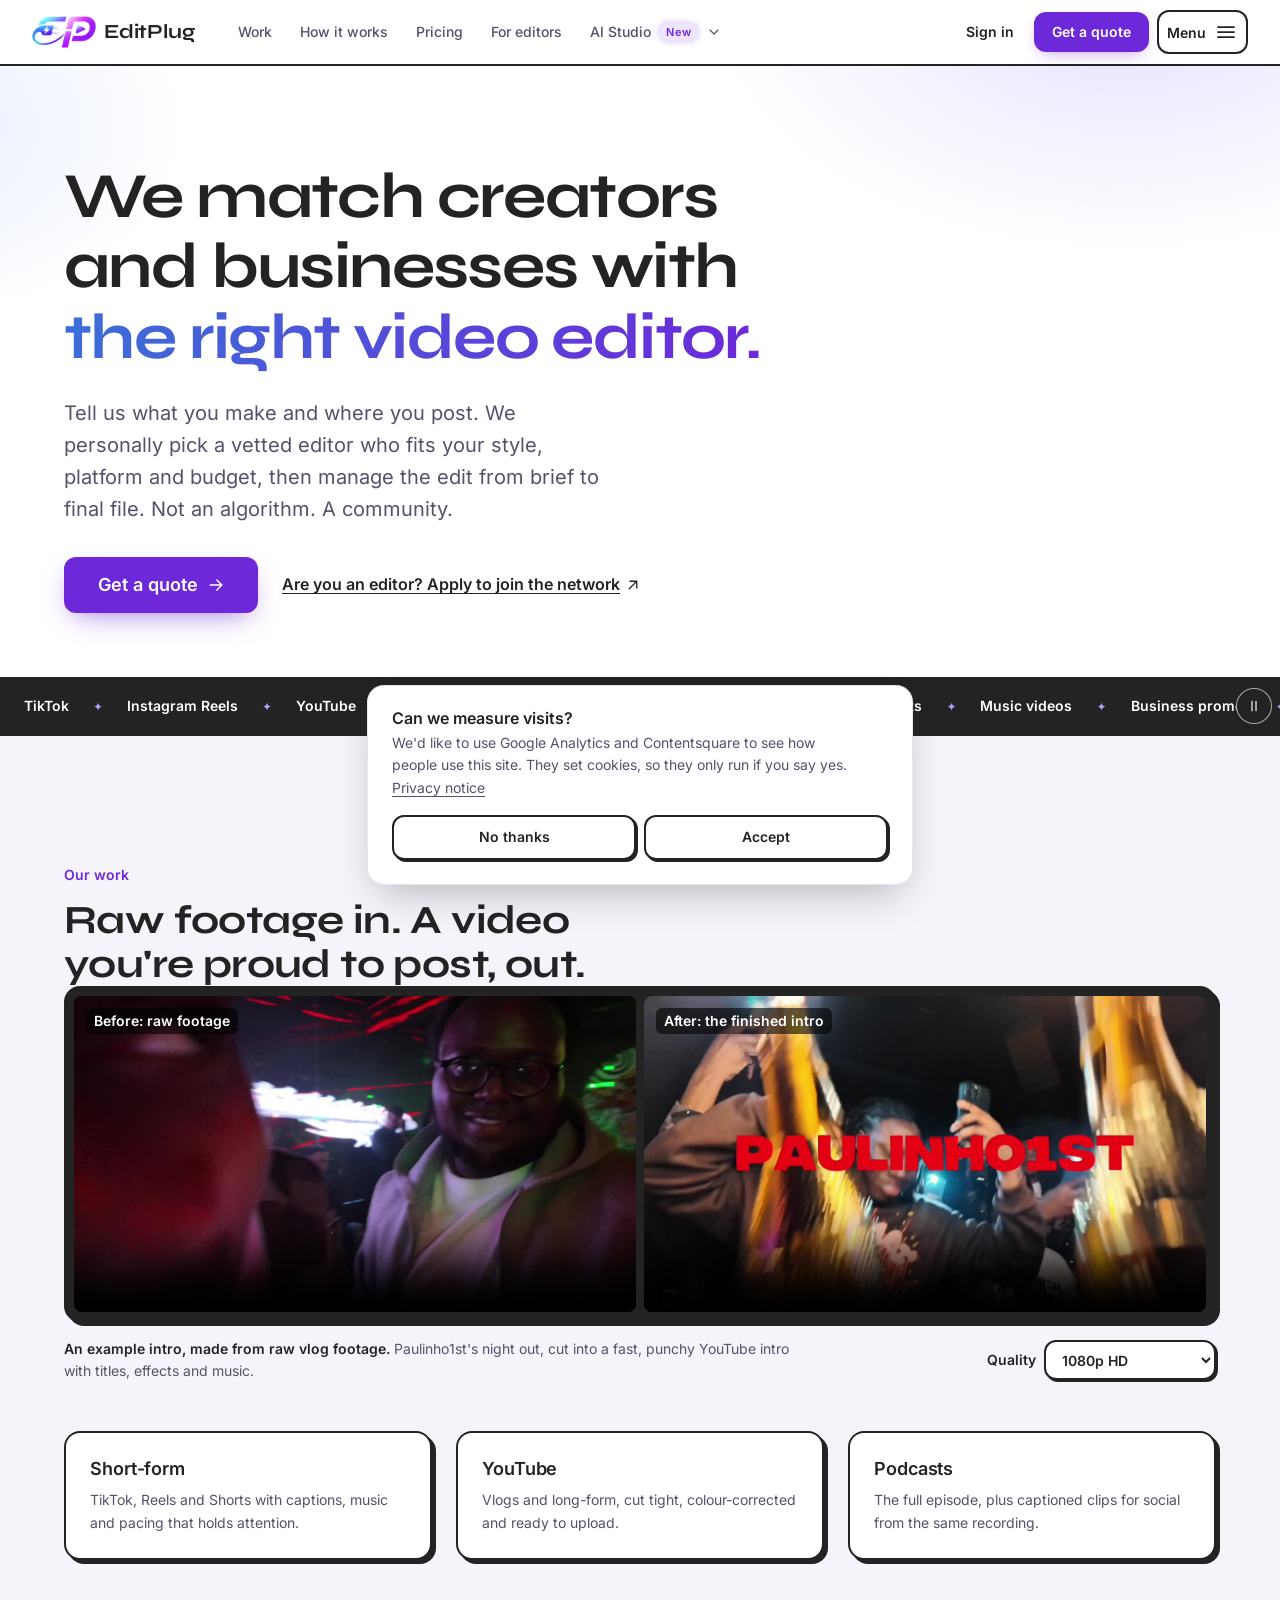
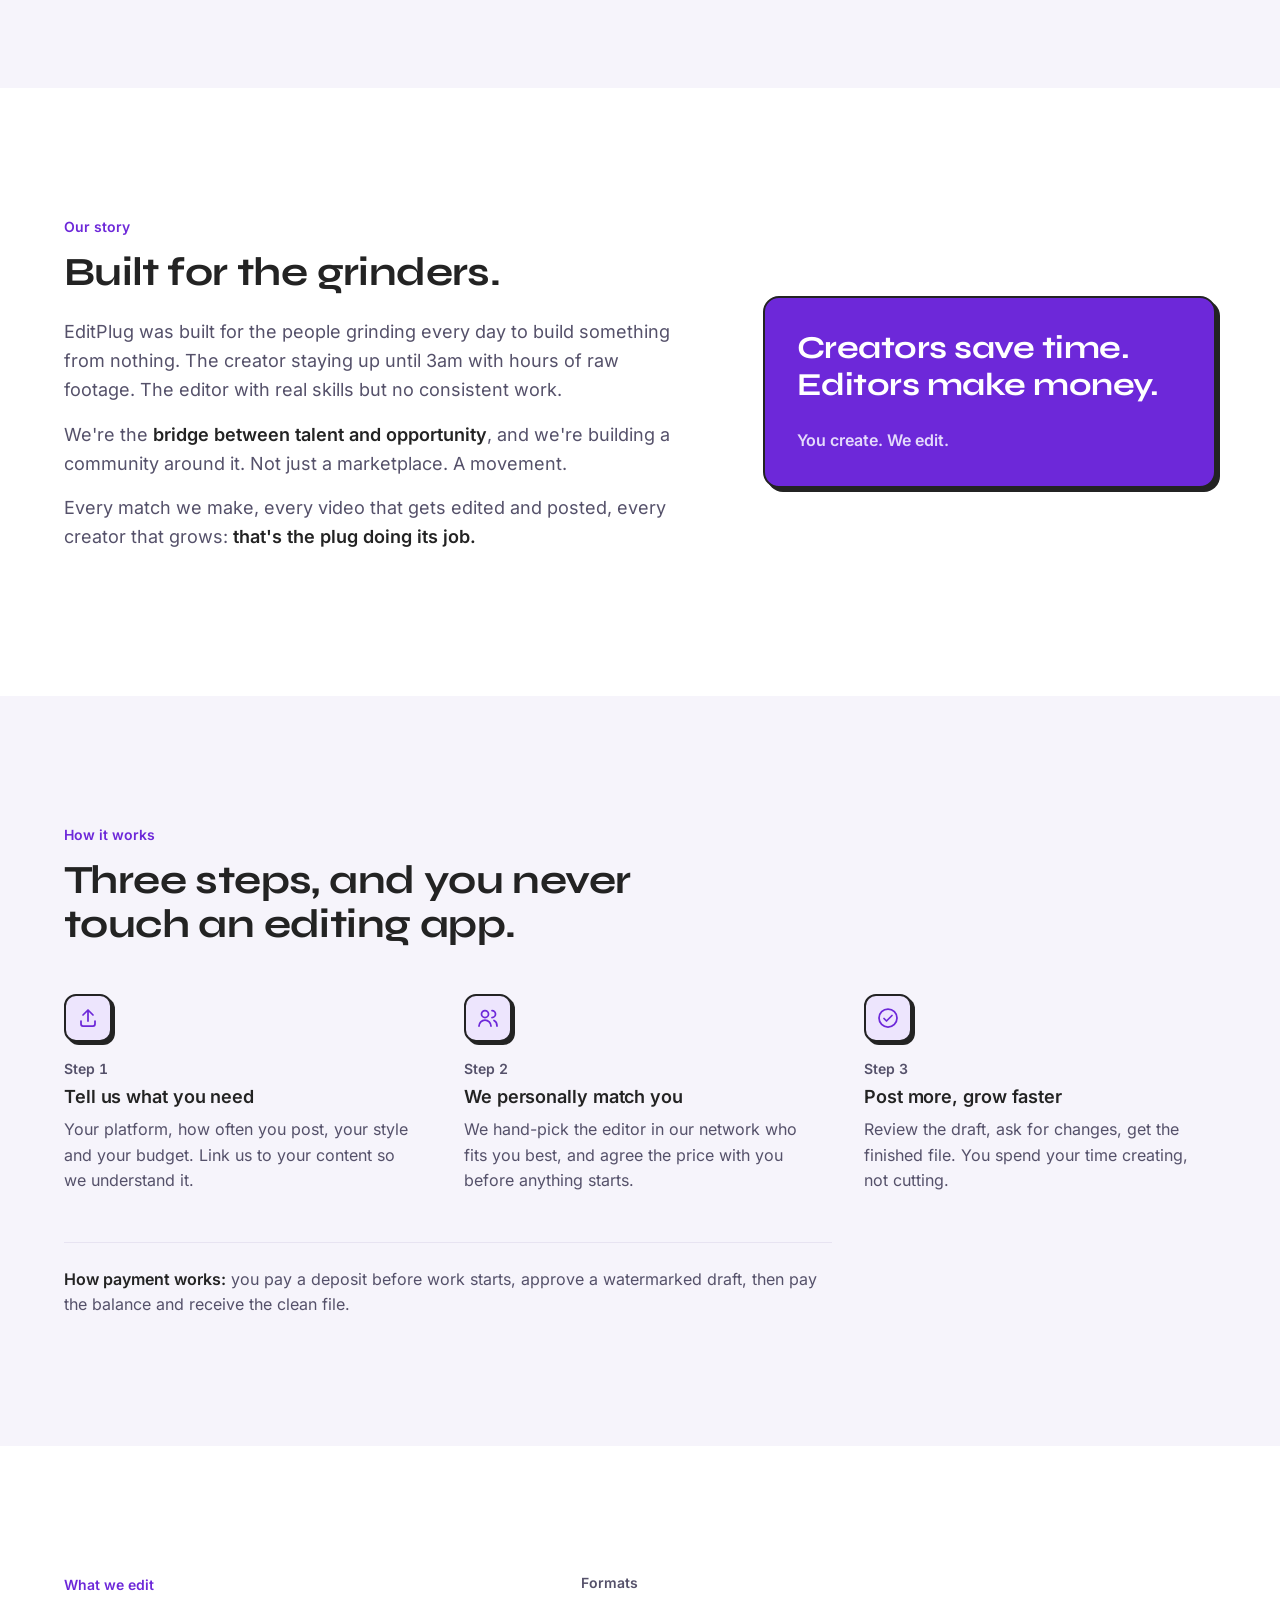
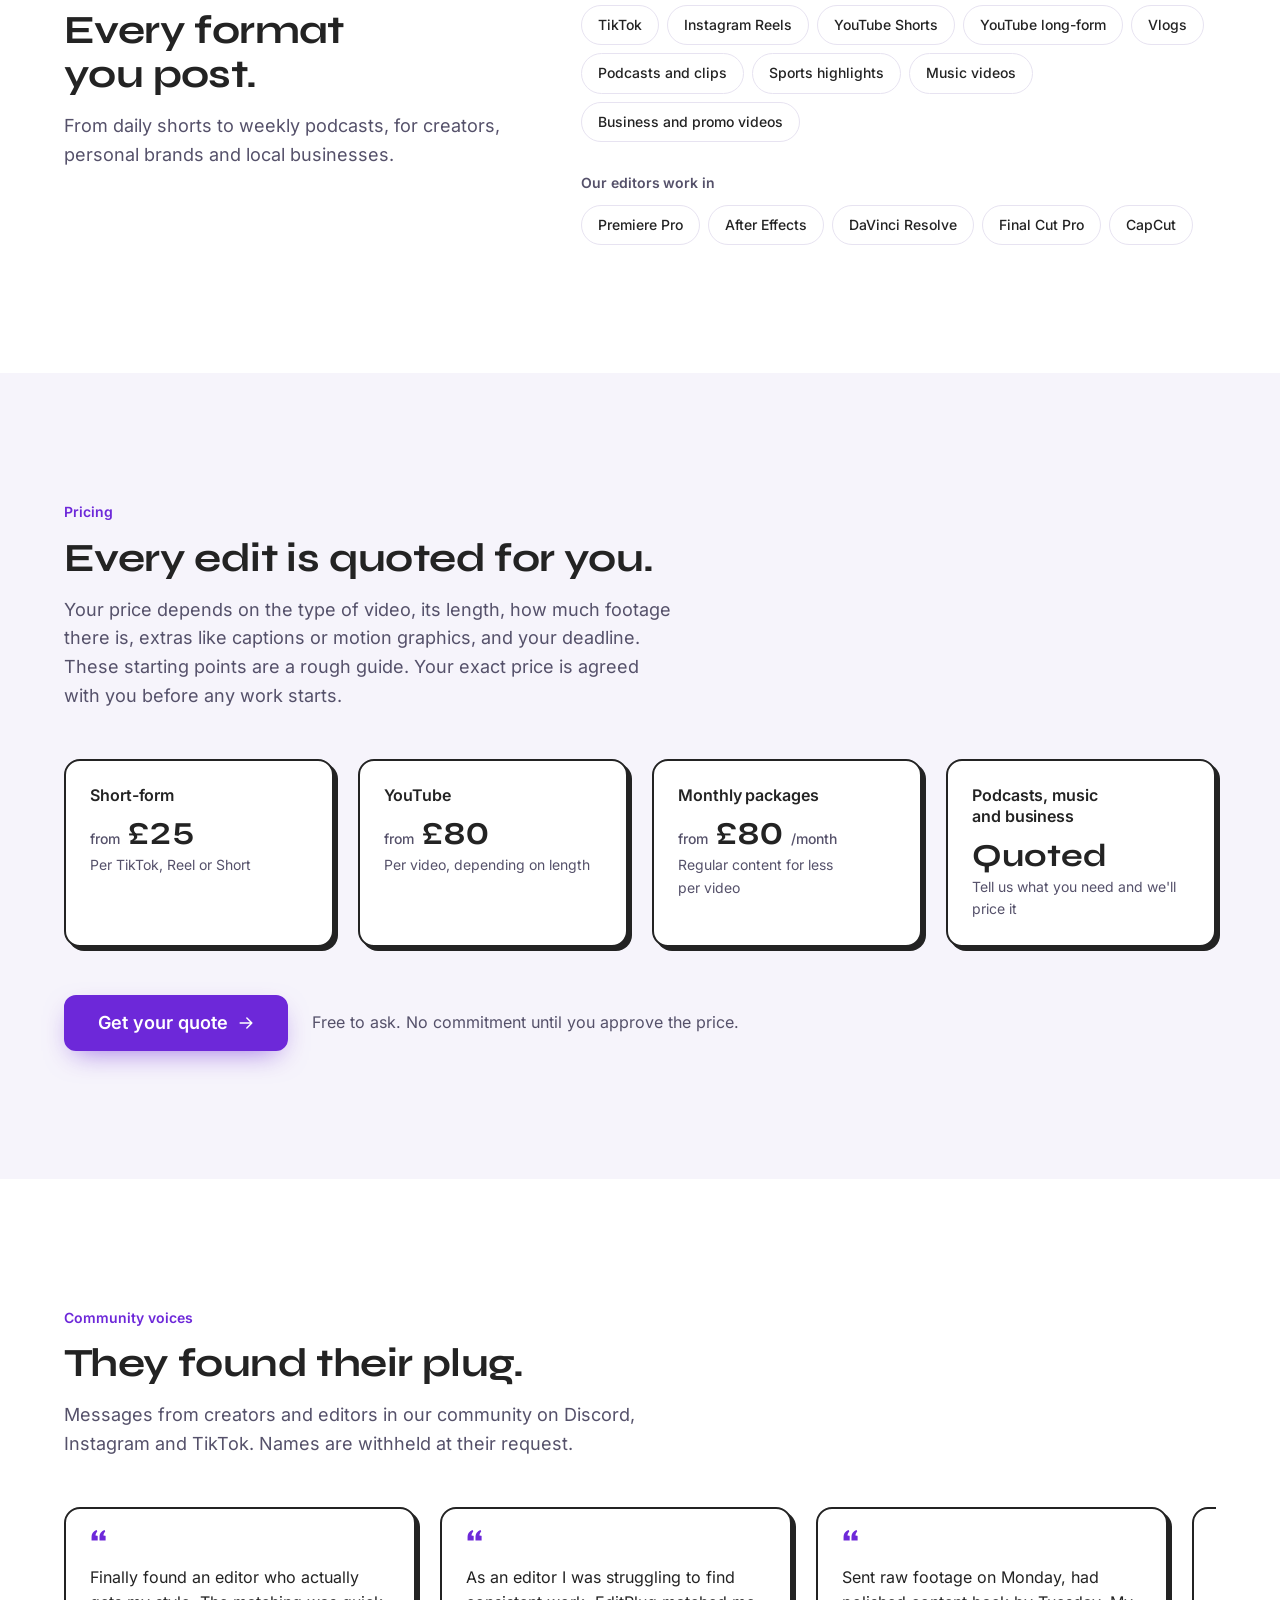
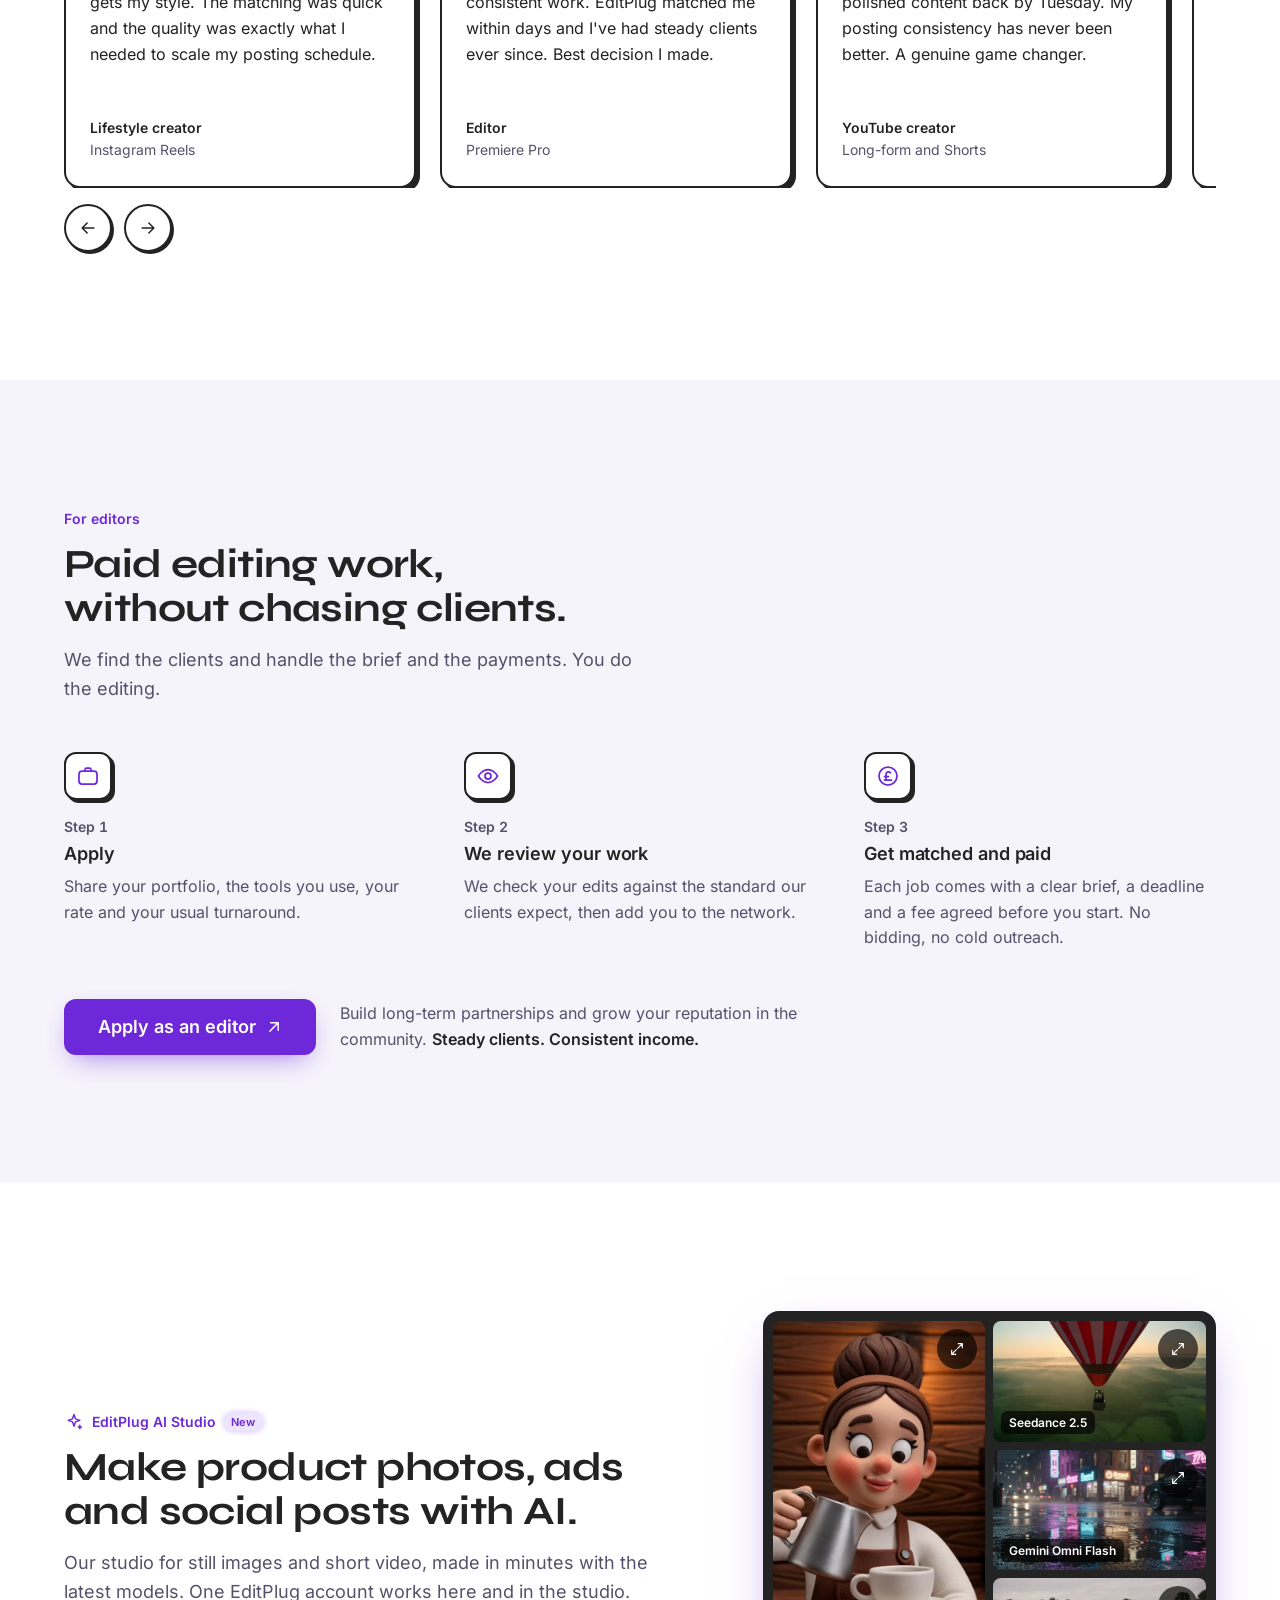
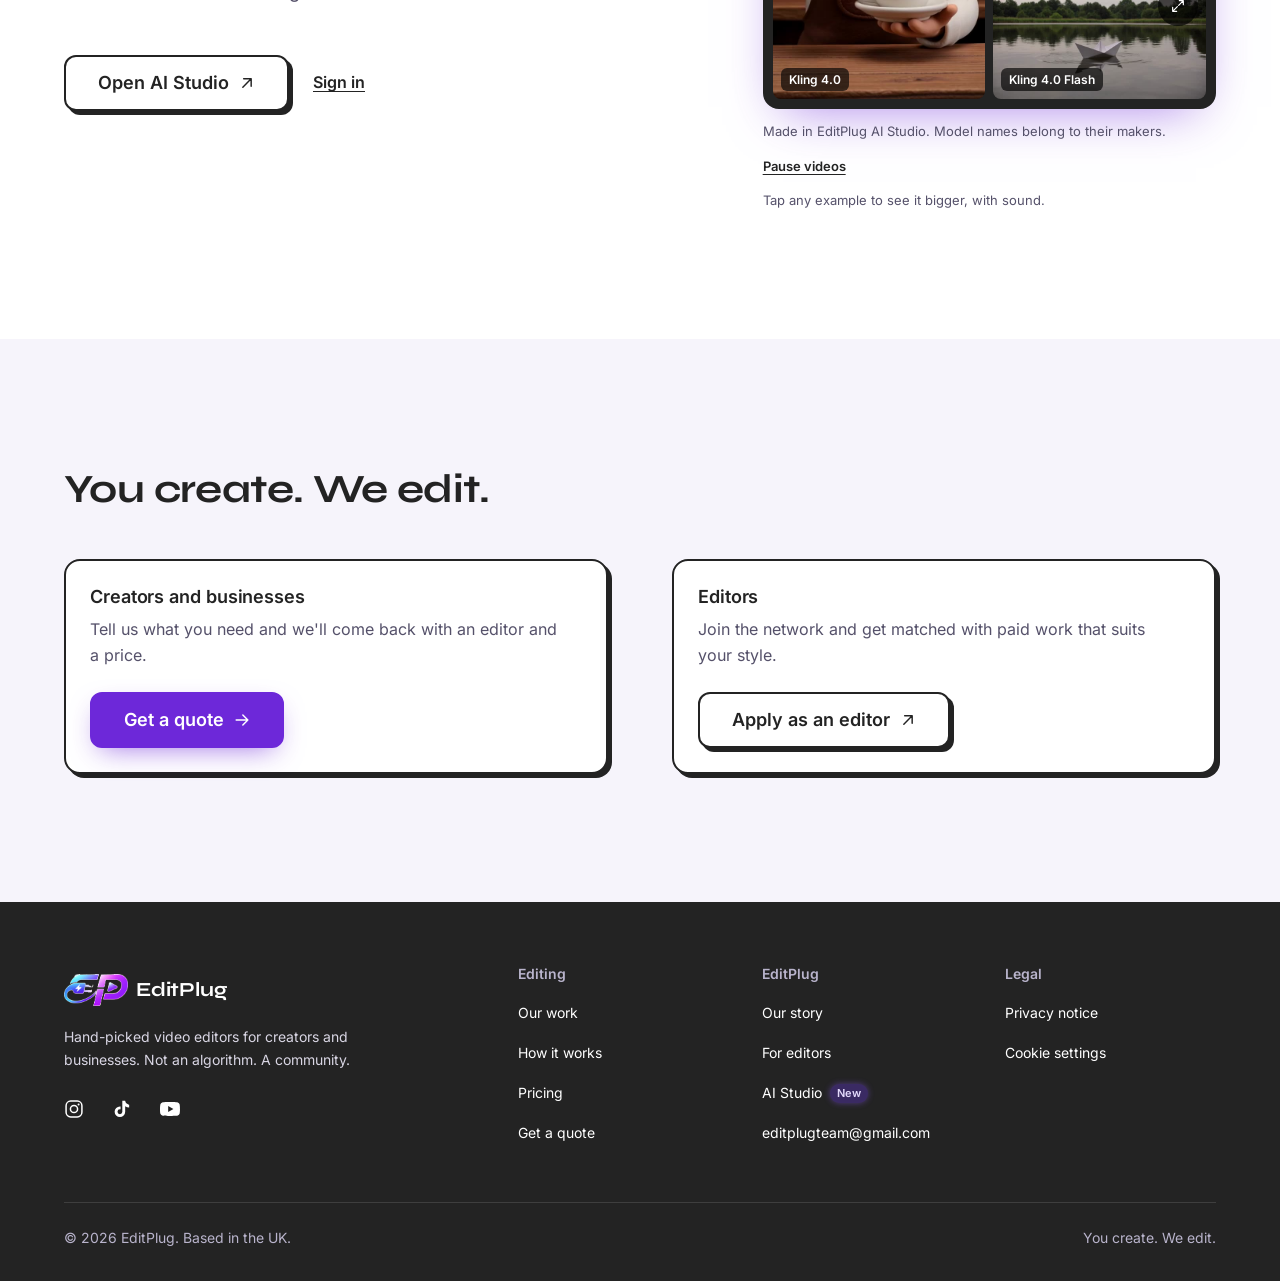
<file: index.html>
<!doctype html>
<html lang="en-GB">
<head>
<meta charset="utf-8">
<meta name="viewport" content="width=device-width, initial-scale=1">
<meta http-equiv="Content-Security-Policy" content="default-src 'self'; script-src 'self' https://www.googletagmanager.com https://*.contentsquare.net https://*.hotjar.com; connect-src 'self' https://aistudio.editplug.com https://*.google-analytics.com https://*.analytics.google.com https://*.googletagmanager.com https://*.doubleclick.net https://*.contentsquare.net https://*.contentsquare.com https://*.hotjar.com https://*.hotjar.io wss://*.hotjar.com; img-src 'self' data: https://*.google-analytics.com https://*.googletagmanager.com https://*.google.com https://*.doubleclick.net https://*.contentsquare.net https://*.contentsquare.com https://*.hotjar.com; media-src 'self'; style-src 'self' 'unsafe-inline'; font-src 'self'; worker-src 'self' blob:; frame-src 'none'; object-src 'none'; base-uri 'self'; form-action 'none'; upgrade-insecure-requests">
<meta name="referrer" content="strict-origin-when-cross-origin">
<title>EditPlug: hand-picked video editors for creators and businesses</title>
<meta name="description" content="Tell us what you make. EditPlug personally matches you with a vetted video editor who fits your style, platform and budget, and manages the edit from brief to final file.">
<link rel="canonical" href="https://editplug.com/">
<meta name="theme-color" content="#ffffff">
<meta property="og:type" content="website">
<meta property="og:site_name" content="EditPlug">
<meta property="og:url" content="https://editplug.com/">
<meta property="og:title" content="EditPlug: hand-picked video editors for creators and businesses">
<meta property="og:description" content="We personally match you with a vetted editor who fits your style, platform and budget. Not an algorithm. A community.">
<meta property="og:image" content="https://editplug.com/assets/img/og.jpg">
<meta property="og:image:width" content="1200">
<meta property="og:image:height" content="630">
<meta name="twitter:card" content="summary_large_image">
<link rel="icon" href="/favicon.ico" sizes="48x48">
<link rel="icon" href="/assets/img/icon-192.png" type="image/png" sizes="192x192">
<link rel="apple-touch-icon" href="/assets/img/apple-touch-icon.png">
<link rel="manifest" href="/site.webmanifest">
<link rel="preload" href="/assets/fonts/inter-latin.woff2" as="font" type="font/woff2" crossorigin>
<link rel="preload" href="/assets/fonts/syne-700-latin.woff2" as="font" type="font/woff2" crossorigin>
<link rel="stylesheet" href="/assets/site.css?v=2">
<script src="/assets/site.js?v=2" defer></script>
</head>
<body>
<a class="skip" href="#main">Skip to content</a>

<header class="header">
  <div class="wrap header-in">
    <a class="brand" href="/" aria-label="EditPlug home">
      <img src="/assets/img/logo.png" width="64" height="32" alt="">
      <span>EditPlug</span>
    </a>
    <nav class="nav" aria-label="Main">
      <ul role="list">
        <li><a href="#work">Work</a></li>
        <li><a href="#how">How it works</a></li>
        <li><a href="#pricing">Pricing</a></li>
        <li><a href="#editors">For editors</a></li>
        <li class="dd">
          <button type="button" class="dd-btn" aria-expanded="false" aria-controls="dd-studio">AI Studio <span class="tag-new">New</span><svg class="icon icon--xs" aria-hidden="true"><use href="/assets/icons.svg#chevron-down"/></svg></button>
          <div class="dd-panel" id="dd-studio" hidden>
            <a href="https://aistudio.editplug.com/?utm_source=editplug.com&amp;utm_medium=website&amp;utm_content=nav" data-where="nav">
              <strong>Open AI Studio</strong><span>Product photos, ads and social posts made with AI</span>
            </a>
            <a href="/account/" data-where="nav-signin">
              <strong>Sign in</strong><span>One EditPlug account for AI Studio and your editing projects</span>
            </a>
            <a href="https://aistudio.editplug.com/pricing?utm_source=editplug.com&amp;utm_medium=website&amp;utm_content=nav-pricing" data-where="nav-pricing">
              <strong>AI Studio pricing</strong><span>Plans and credit packs</span>
            </a>
          </div>
        </li>
      </ul>
    </nav>
    <div class="header-cta">
      <a class="account-link" href="/account/" data-account data-where="header-signin">Sign in</a>
      <a class="account-link account-signout" href="https://aistudio.editplug.com/sign-out" data-account-in hidden data-where="header-signout">Sign out</a>
      <a class="btn btn--sm" href="https://tally.so/r/3qzQBg" data-quote target="_blank" rel="noopener" data-where="header"><span class="btn-label">Get a quote</span><span class="sr-only"> (opens in a new tab)</span></a>
      <button class="menu-btn" id="menu-btn" type="button" aria-expanded="false" aria-controls="mobile-menu" aria-label="Open menu">
        <span class="menu-label" aria-hidden="true">Menu</span>
        <svg class="icon i-open" aria-hidden="true"><use href="/assets/icons.svg#menu"/></svg>
        <svg class="icon i-close" aria-hidden="true"><use href="/assets/icons.svg#close"/></svg>
      </button>
    </div>
  </div>
  <nav class="wrap mobile-menu" id="mobile-menu" aria-label="Site menu" hidden>
    <div class="menu-quick">
      <a class="btn" href="https://aistudio.editplug.com/?utm_source=editplug.com&amp;utm_medium=website&amp;utm_content=menu-quick-studio" data-where="menu-quick-studio">Open AI Studio</a>
      <a class="btn btn--ghost" href="/account/" data-account data-where="menu-quick-signin">Sign in</a>
    </div>
    <div class="menu-col menu-col--page">
      <p class="mobile-group">On this page</p>
      <a href="#work">Our work</a>
      <a href="#story">Our story</a>
      <a href="#how">How it works</a>
      <a href="#pricing">Pricing</a>
      <a href="#reviews">Community voices</a>
      <a href="#editors">For editors</a>
      <a href="#ai-studio">AI Studio examples</a>
    </div>
    <div class="menu-col">
      <p class="mobile-group">Your EditPlug account</p>
      <a class="dup-phone" href="/account/" data-account data-where="menu-signin">Sign in</a>
      <a href="https://aistudio.editplug.com/sign-up?next=/account&amp;utm_source=editplug.com&amp;utm_medium=website&amp;utm_content=menu-signup" data-account-out data-where="menu-signup">Create a free account</a>
      <a href="https://tally.so/r/3qzQBg" data-quote target="_blank" rel="noopener" data-where="menu">Get a quote<span class="sr-only"> (opens in a new tab)</span></a>
      <a href="https://aistudio.editplug.com/sign-out" data-account-in hidden data-where="menu-signout">Sign out</a>
      <p class="menu-note">One account for your editing projects and AI Studio.</p>
    </div>
    <div class="menu-col">
      <p class="mobile-group">AI Studio <span class="tag-new">New</span></p>
      <a class="dup-phone" href="https://aistudio.editplug.com/?utm_source=editplug.com&amp;utm_medium=website&amp;utm_content=menu-studio" data-where="menu-studio">Open AI Studio</a>
      <a href="https://aistudio.editplug.com/pricing?utm_source=editplug.com&amp;utm_medium=website&amp;utm_content=menu-studio-pricing" data-where="menu-studio-pricing">AI Studio pricing</a>
      <a href="https://tally.so/r/wLOxXp" target="_blank" rel="noopener" data-where="menu">Apply as an editor<span class="sr-only"> (opens in a new tab)</span></a>
    </div>
  </nav>
</header>

<main id="main">

  <!-- Hero: who, what, result. -->
  <section class="hero" aria-labelledby="hero-title">
    <div class="wrap">
      <h1 id="hero-title">We match creators and businesses with <span class="grad">the right video editor.</span></h1>
      <p class="lede">Tell us what you make and where you post. We personally pick a vetted editor who fits your style, platform and budget, then manage the edit from brief to final file. Not an algorithm. A community.</p>
      <div class="hero-actions">
        <a class="btn btn--lg" href="https://tally.so/r/3qzQBg" data-quote target="_blank" rel="noopener" data-where="hero"><span class="btn-label">Get a quote</span><svg class="icon" aria-hidden="true"><use href="/assets/icons.svg#arrow-right"/></svg><span class="sr-only"> (opens in a new tab)</span></a>
        <a class="text-link" href="https://tally.so/r/wLOxXp" target="_blank" rel="noopener" data-where="hero-editor">Are you an editor? Apply to join the network <svg class="icon" aria-hidden="true"><use href="/assets/icons.svg#arrow-up-right"/></svg><span class="sr-only"> (opens in a new tab)</span></a>
      </div>
    </div>
  </section>

  <!-- Moving strip of formats and tools. Pauses on hover, focus, the button, or reduced motion. -->
  <div class="marquee" role="region" aria-label="Formats and tools we edit">
    <button type="button" class="marquee-toggle" aria-pressed="false" aria-label="Pause the moving list">
      <svg class="icon icon--xs i-pause" aria-hidden="true"><use href="/assets/icons.svg#pause"/></svg>
      <svg class="icon icon--xs i-play" aria-hidden="true"><use href="/assets/icons.svg#play-small"/></svg>
    </button>
    <div class="marquee-track">
      <ul role="list">
        <li>TikTok</li><li>Instagram Reels</li><li>YouTube</li><li>YouTube Shorts</li><li>Podcasts</li><li>Vlogs</li><li>Sports highlights</li><li>Music videos</li><li>Business promos</li><li>Premiere Pro</li><li>DaVinci Resolve</li><li>After Effects</li><li>Final Cut Pro</li><li>CapCut</li>
      </ul>
      <ul role="list" aria-hidden="true">
        <li>TikTok</li><li>Instagram Reels</li><li>YouTube</li><li>YouTube Shorts</li><li>Podcasts</li><li>Vlogs</li><li>Sports highlights</li><li>Music videos</li><li>Business promos</li><li>Premiere Pro</li><li>DaVinci Resolve</li><li>After Effects</li><li>Final Cut Pro</li><li>CapCut</li>
      </ul>
    </div>
  </div>

  <!-- Work: the main feature. -->
  <section class="section section--tint" id="work" aria-labelledby="work-title">
    <div class="wrap">
      <p class="eyebrow">Our work</p>
      <h2 class="h2" id="work-title">Raw footage in. A video you're proud to post, out.</h2>

      <div class="ba">
        <figure>
          <video controls playsinline preload="none" controlslist="nodownload noplaybackrate" disablepictureinpicture poster="/assets/media/paul-before.jpg" width="1920" height="1080" data-src="/assets/media/paul-before" aria-label="Before: raw footage straight from the camera">
            <source src="/assets/media/paul-before-1080.mp4" type="video/mp4">
          </video>
          <figcaption>Before: raw footage</figcaption>
        </figure>
        <figure>
          <video controls playsinline preload="none" controlslist="nodownload noplaybackrate" disablepictureinpicture poster="/assets/media/paul-after.jpg" width="1920" height="1080" data-src="/assets/media/paul-after" aria-label="After: the finished intro for Paulinho's YouTube vlog">
            <source src="/assets/media/paul-after-1080.mp4" type="video/mp4">
          </video>
          <figcaption>After: the finished intro</figcaption>
        </figure>
      </div>
      <div class="ba-foot">
        <p class="ba-caption"><strong>An example intro, made from raw vlog footage.</strong> Paulinho1st's night out, cut into a fast, punchy YouTube intro with titles, effects and music.</p>
        <label class="quality" for="ba-quality">Quality
          <select id="ba-quality">
            <option value="1080" selected>1080p HD</option>
            <option value="720">720p</option>
            <option value="360">360p (saves data)</option>
          </select>
        </label>
      </div>

      <ul class="formats" role="list">
        <li class="card">
          <h3>Short-form</h3>
          <p>TikTok, Reels and Shorts with captions, music and pacing that holds attention.</p>
        </li>
        <li class="card">
          <h3>YouTube</h3>
          <p>Vlogs and long-form, cut tight, colour-corrected and ready to upload.</p>
        </li>
        <li class="card">
          <h3>Podcasts</h3>
          <p>The full episode, plus captioned clips for social from the same recording.</p>
        </li>
      </ul>
    </div>
  </section>

  <!-- Our story -->
  <section class="section" id="story" aria-labelledby="story-title">
    <div class="wrap story">
      <div>
        <p class="eyebrow">Our story</p>
        <h2 class="h2" id="story-title">Built for the grinders.</h2>
        <div class="story-text">
          <p>EditPlug was built for the people grinding every day to build something from nothing. The creator staying up until 3am with hours of raw footage. The editor with real skills but no consistent work.</p>
          <p>We're the <strong>bridge between talent and opportunity</strong>, and we're building a community around it. Not just a marketplace. A movement.</p>
          <p>Every match we make, every video that gets edited and posted, every creator that grows: <strong>that's the plug doing its job.</strong></p>
        </div>
      </div>
      <figure class="card card--accent story-quote">
        <blockquote><p>Creators save time.<br>Editors make money.</p></blockquote>
        <figcaption>You create. We edit.</figcaption>
      </figure>
    </div>
  </section>

  <!-- How it works -->
  <section class="section section--tint" id="how" aria-labelledby="how-title">
    <div class="wrap">
      <p class="eyebrow">How it works</p>
      <h2 class="h2" id="how-title">Three steps, and you never touch an editing app.</h2>
      <ol class="steps" role="list">
        <li>
          <span class="step-ico"><svg class="icon" aria-hidden="true"><use href="/assets/icons.svg#upload"/></svg></span>
          <span class="step-n">Step 1</span>
          <h3>Tell us what you need</h3>
          <p>Your platform, how often you post, your style and your budget. Link us to your content so we understand it.</p>
        </li>
        <li>
          <span class="step-ico"><svg class="icon" aria-hidden="true"><use href="/assets/icons.svg#match"/></svg></span>
          <span class="step-n">Step 2</span>
          <h3>We personally match you</h3>
          <p>We hand-pick the editor in our network who fits you best, and agree the price with you before anything starts.</p>
        </li>
        <li>
          <span class="step-ico"><svg class="icon" aria-hidden="true"><use href="/assets/icons.svg#check"/></svg></span>
          <span class="step-n">Step 3</span>
          <h3>Post more, grow faster</h3>
          <p>Review the draft, ask for changes, get the finished file. You spend your time creating, not cutting.</p>
        </li>
      </ol>
      <p class="note"><strong>How payment works:</strong> you pay a deposit before work starts, approve a watermarked draft, then pay the balance and receive the clean file.</p>
    </div>
  </section>

  <!-- What we edit -->
  <section class="section" aria-labelledby="formats-title">
    <div class="wrap split">
      <div>
        <p class="eyebrow">What we edit</p>
        <h2 class="h2" id="formats-title">Every format you post.</h2>
        <p class="lede">From daily shorts to weekly podcasts, for creators, personal brands and local businesses.</p>
      </div>
      <div>
        <h3 class="list-title">Formats</h3>
        <ul class="chips" role="list">
          <li>TikTok</li><li>Instagram Reels</li><li>YouTube Shorts</li><li>YouTube long-form</li><li>Vlogs</li><li>Podcasts and clips</li><li>Sports highlights</li><li>Music videos</li><li>Business and promo videos</li>
        </ul>
        <h3 class="list-title">Our editors work in</h3>
        <ul class="chips" role="list">
          <li>Premiere Pro</li><li>After Effects</li><li>DaVinci Resolve</li><li>Final Cut Pro</li><li>CapCut</li>
        </ul>
      </div>
    </div>
  </section>

  <!-- Pricing: guide prices only. -->
  <section class="section section--tint" id="pricing" aria-labelledby="pricing-title">
    <div class="wrap">
      <p class="eyebrow">Pricing</p>
      <h2 class="h2" id="pricing-title">Every edit is quoted for you.</h2>
      <p class="lede">Your price depends on the type of video, its length, how much footage there is, extras like captions or motion graphics, and your deadline. These starting points are a rough guide. Your exact price is agreed with you before any work starts.</p>
      <ul class="price-cards" role="list">
        <li class="card">
          <h3>Short-form</h3>
          <p class="price"><span class="from">from</span> <span class="num">£25</span></p>
          <p>Per TikTok, Reel or Short</p>
        </li>
        <li class="card">
          <h3>YouTube</h3>
          <p class="price"><span class="from">from</span> <span class="num">£80</span></p>
          <p>Per video, depending on length</p>
        </li>
        <li class="card">
          <h3>Monthly packages</h3>
          <p class="price"><span class="from">from</span> <span class="num">£80</span><span class="per">/month</span></p>
          <p>Regular content for less per video</p>
        </li>
        <li class="card">
          <h3>Podcasts, music and business</h3>
          <p class="price price--word">Quoted</p>
          <p>Tell us what you need and we'll price it</p>
        </li>
      </ul>
      <div class="price-cta">
        <a class="btn btn--lg" href="https://tally.so/r/3qzQBg" data-quote target="_blank" rel="noopener" data-where="pricing"><span class="btn-label">Get your quote</span><svg class="icon" aria-hidden="true"><use href="/assets/icons.svg#arrow-right"/></svg><span class="sr-only"> (opens in a new tab)</span></a>
        <p class="muted">Free to ask. No commitment until you approve the price.</p>
      </div>
    </div>
  </section>

  <!-- Community voices: genuine messages, anonymised at the senders' request. -->
  <section class="section" id="reviews" aria-labelledby="reviews-title">
    <div class="wrap">
      <div class="reviews-head">
        <div>
          <p class="eyebrow">Community voices</p>
          <h2 class="h2" id="reviews-title">They found their plug.</h2>
          <p class="lede">Messages from creators and editors in our community on Discord, Instagram and TikTok. Names are withheld at their request.</p>
        </div>
      </div>
      <div class="carousel">
        <ul class="reviews" role="list" id="reviews-track" tabindex="0" aria-label="Community messages, scroll sideways for more">
          <li class="card review"><blockquote><p>Finally found an editor who actually gets my style. The matching was quick and the quality was exactly what I needed to scale my posting schedule.</p></blockquote><p class="who">Lifestyle creator <span>Instagram Reels</span></p></li>
          <li class="card review"><blockquote><p>As an editor I was struggling to find consistent work. EditPlug matched me within days and I've had steady clients ever since. Best decision I made.</p></blockquote><p class="who">Editor <span>Premiere Pro</span></p></li>
          <li class="card review"><blockquote><p>Sent raw footage on Monday, had polished content back by Tuesday. My posting consistency has never been better. A genuine game changer.</p></blockquote><p class="who">YouTube creator <span>Long-form and Shorts</span></p></li>
          <li class="card review"><blockquote><p>The turnaround was unreal. I gave notes once and every edit after that was exactly what I wanted. It felt like my editor just understood the vision.</p></blockquote><p class="who">Sports creator <span>Highlights and match edits</span></p></li>
          <li class="card review"><blockquote><p>I went from posting once a week to four times. My editor handles everything: captions, cuts, colour, all of it. EditPlug changed the game for me.</p></blockquote><p class="who">Fitness creator <span>Instagram Reels</span></p></li>
          <li class="card review"><blockquote><p>I edit full-time now because of EditPlug. Three steady clients, consistent briefs, and a community that actually supports you. Couldn't ask for more.</p></blockquote><p class="who">Freelance editor <span>DaVinci Resolve</span></p></li>
          <li class="card review"><blockquote><p>As a podcast creator I never knew how much time I was wasting in post. My editor now handles the full episode plus clips. I just record and ship.</p></blockquote><p class="who">Podcast host <span>Weekly long-form podcast</span></p></li>
          <li class="card review"><blockquote><p>The matching process was personal. They actually read my brief and found someone who edits exactly how I think. Zero wasted back-and-forth.</p></blockquote><p class="who">Vlog creator <span>Travel and lifestyle</span></p></li>
        </ul>
        <div class="carousel-btns">
          <button type="button" class="round-btn" data-scroll="-1" aria-controls="reviews-track" aria-label="Previous messages"><svg class="icon icon--sm" aria-hidden="true"><use href="/assets/icons.svg#arrow-left"/></svg></button>
          <button type="button" class="round-btn" data-scroll="1" aria-controls="reviews-track" aria-label="Next messages"><svg class="icon icon--sm" aria-hidden="true"><use href="/assets/icons.svg#arrow-right"/></svg></button>
        </div>
      </div>
    </div>
  </section>

  <!-- For editors -->
  <section class="section section--tint editors" id="editors" aria-labelledby="editors-title">
    <div class="wrap">
      <p class="eyebrow">For editors</p>
      <h2 class="h2" id="editors-title">Paid editing work, without chasing clients.</h2>
      <p class="lede">We find the clients and handle the brief and the payments. You do the editing.</p>
      <ol class="steps" role="list">
        <li>
          <span class="step-ico"><svg class="icon" aria-hidden="true"><use href="/assets/icons.svg#portfolio"/></svg></span>
          <span class="step-n">Step 1</span>
          <h3>Apply</h3>
          <p>Share your portfolio, the tools you use, your rate and your usual turnaround.</p>
        </li>
        <li>
          <span class="step-ico"><svg class="icon" aria-hidden="true"><use href="/assets/icons.svg#eye"/></svg></span>
          <span class="step-n">Step 2</span>
          <h3>We review your work</h3>
          <p>We check your edits against the standard our clients expect, then add you to the network.</p>
        </li>
        <li>
          <span class="step-ico"><svg class="icon" aria-hidden="true"><use href="/assets/icons.svg#pound"/></svg></span>
          <span class="step-n">Step 3</span>
          <h3>Get matched and paid</h3>
          <p>Each job comes with a clear brief, a deadline and a fee agreed before you start. No bidding, no cold outreach.</p>
        </li>
      </ol>
      <div class="price-cta">
        <a class="btn btn--lg" href="https://tally.so/r/wLOxXp" target="_blank" rel="noopener" data-wait data-where="editors"><span class="btn-label">Apply as an editor</span><svg class="icon" aria-hidden="true"><use href="/assets/icons.svg#arrow-up-right"/></svg><span class="sr-only"> (opens in a new tab)</span></a>
        <p class="rep">Build long-term partnerships and grow your reputation in the community. <strong>Steady clients. Consistent income.</strong></p>
      </div>
    </div>
  </section>

  <!-- AI Studio: the second pillar. Accounts live there, not here. -->
  <section class="section" id="ai-studio" aria-labelledby="studio-title">
    <div class="wrap studio">
      <div>
        <p class="eyebrow"><svg class="icon icon--sm" aria-hidden="true"><use href="/assets/icons.svg#sparkle"/></svg>EditPlug AI Studio <span class="tag-new">New</span></p>
        <h2 class="h2" id="studio-title">Make product photos, ads and social posts with AI.</h2>
        <p class="lede">Our studio for still images and short video, made in minutes with the latest models. One EditPlug account works here and in the studio.</p>
        <div class="price-cta">
          <a class="btn btn--ghost btn--lg" href="https://aistudio.editplug.com/?utm_source=editplug.com&amp;utm_medium=website&amp;utm_content=section" data-where="section"><span class="btn-label">Open AI Studio</span><svg class="icon" aria-hidden="true"><use href="/assets/icons.svg#arrow-up-right"/></svg></a>
          <a class="text-link" href="/account/" data-where="section-signin">Sign in</a>
        </div>
      </div>
      <div>
        <div class="studio-grid">
          <figure class="tile tile--tall">
            <video class="auto" muted loop playsinline preload="none" poster="/assets/media/kling4-clay-tall.jpg" data-full="/assets/media/kling4-clay-full.mp4" data-full-height="1080" width="540" height="960" aria-label="Made with Kling 4.0 in AI Studio: a clay barista pouring latte art in a cosy claymation coffee shop"><source src="/assets/media/kling4-clay-tall.mp4" type="video/mp4"></video>
            <figcaption>Kling 4.0</figcaption>
            <button type="button" class="tile-zoom" data-zoom aria-label="Enlarge the Kling 4.0 claymation example"><svg class="icon icon--xs" aria-hidden="true"><use href="/assets/icons.svg#expand"/></svg></button>
          </figure>
          <figure class="tile">
            <video class="auto" muted loop playsinline preload="none" poster="/assets/media/seedance25-t2v.jpg" data-full="/assets/media/seedance25-t2v-full.mp4" data-full-height="480" width="640" height="360" aria-label="Made with Seedance 2.5 in AI Studio: a hot air balloon rising over green hills at sunrise"><source src="/assets/media/seedance25-t2v.mp4" type="video/mp4"></video>
            <figcaption>Seedance 2.5</figcaption>
            <button type="button" class="tile-zoom" data-zoom aria-label="Enlarge the Seedance 2.5 example"><svg class="icon icon--xs" aria-hidden="true"><use href="/assets/icons.svg#expand"/></svg></button>
          </figure>
          <figure class="tile">
            <video class="auto" muted loop playsinline preload="none" poster="/assets/media/gemini-omni-flash-t2v.jpg" data-full="/assets/media/gemini-omni-flash-t2v-full.mp4" data-full-height="360" width="640" height="360" aria-label="Made with Google Gemini Omni Flash in AI Studio: rain on a city street at night with neon reflections"><source src="/assets/media/gemini-omni-flash-t2v.mp4" type="video/mp4"></video>
            <figcaption>Gemini Omni Flash</figcaption>
            <button type="button" class="tile-zoom" data-zoom aria-label="Enlarge the Gemini Omni Flash example"><svg class="icon icon--xs" aria-hidden="true"><use href="/assets/icons.svg#expand"/></svg></button>
          </figure>
          <figure class="tile">
            <video class="auto" muted loop playsinline preload="none" poster="/assets/media/kling4-flash-t2v.jpg" data-full="/assets/media/kling4-flash-t2v-full.mp4" data-full-height="720" width="640" height="360" aria-label="Made with Kling 4.0 Flash in AI Studio: a paper boat drifting on a calm pond"><source src="/assets/media/kling4-flash-t2v.mp4" type="video/mp4"></video>
            <figcaption>Kling 4.0 Flash</figcaption>
            <button type="button" class="tile-zoom" data-zoom aria-label="Enlarge the Kling 4.0 Flash example"><svg class="icon icon--xs" aria-hidden="true"><use href="/assets/icons.svg#expand"/></svg></button>
          </figure>
        </div>
        <div class="studio-foot">
          <p>Made in EditPlug AI Studio. Model names belong to their makers.</p>
          <button type="button" class="linklike-btn" id="studio-toggle" aria-pressed="false">Pause videos</button>
          <span class="studio-tip">Tap any example to see it bigger, with sound.</span>
        </div>
      </div>
    </div>
  </section>

  <!-- Final call to action: one per audience. -->
  <section class="section section--tint final" aria-labelledby="final-title">
    <div class="wrap">
      <h2 class="h2" id="final-title">You create. We edit.</h2>
      <div class="final-grid">
        <div class="card">
          <h3>Creators and businesses</h3>
          <p>Tell us what you need and we'll come back with an editor and a price.</p>
          <a class="btn btn--lg" href="https://tally.so/r/3qzQBg" data-quote target="_blank" rel="noopener" data-where="final"><span class="btn-label">Get a quote</span><svg class="icon" aria-hidden="true"><use href="/assets/icons.svg#arrow-right"/></svg><span class="sr-only"> (opens in a new tab)</span></a>
        </div>
        <div class="card">
          <h3>Editors</h3>
          <p>Join the network and get matched with paid work that suits your style.</p>
          <a class="btn btn--ghost btn--lg" href="https://tally.so/r/wLOxXp" target="_blank" rel="noopener" data-wait data-where="final"><span class="btn-label">Apply as an editor</span><svg class="icon" aria-hidden="true"><use href="/assets/icons.svg#arrow-up-right"/></svg><span class="sr-only"> (opens in a new tab)</span></a>
        </div>
      </div>
    </div>
  </section>
</main>

<footer class="footer">
  <div class="wrap">
    <div class="footer-grid">
      <div>
        <a class="brand" href="/" aria-label="EditPlug home"><img src="/assets/img/logo.png" width="64" height="32" alt="" loading="lazy"><span>EditPlug</span></a>
        <p class="footer-about">Hand-picked video editors for creators and businesses. Not an algorithm. A community.</p>
        <div class="social">
          <a href="https://www.instagram.com/theeditplug_" target="_blank" rel="noopener" aria-label="EditPlug on Instagram (opens in a new tab)"><svg aria-hidden="true"><use href="/assets/icons.svg#instagram"/></svg></a>
          <a href="https://www.tiktok.com/@theditplug_" target="_blank" rel="noopener" aria-label="EditPlug on TikTok (opens in a new tab)"><svg aria-hidden="true"><use href="/assets/icons.svg#tiktok"/></svg></a>
          <a href="https://www.youtube.com/@editplug" target="_blank" rel="noopener" aria-label="EditPlug on YouTube (opens in a new tab)"><svg aria-hidden="true"><use href="/assets/icons.svg#youtube"/></svg></a>
        </div>
      </div>
      <nav aria-labelledby="f-edit">
        <h2 id="f-edit">Editing</h2>
        <ul role="list">
          <li><a href="#work">Our work</a></li>
          <li><a href="#how">How it works</a></li>
          <li><a href="#pricing">Pricing</a></li>
          <li><a href="https://tally.so/r/3qzQBg" data-quote target="_blank" rel="noopener" data-where="footer">Get a quote<span class="sr-only"> (opens in a new tab)</span></a></li>
        </ul>
      </nav>
      <nav aria-labelledby="f-more">
        <h2 id="f-more">EditPlug</h2>
        <ul role="list">
          <li><a href="#story">Our story</a></li>
          <li><a href="#editors">For editors</a></li>
          <li><a href="https://aistudio.editplug.com/?utm_source=editplug.com&amp;utm_medium=website&amp;utm_content=footer" data-where="footer">AI Studio <span class="tag-new">New</span></a></li>
          <li><a href="mailto:editplugteam@gmail.com">editplugteam@gmail.com</a></li>
        </ul>
      </nav>
      <nav aria-labelledby="f-legal">
        <h2 id="f-legal">Legal</h2>
        <ul role="list">
          <li><a href="/privacy.html">Privacy notice</a></li>
          <li><button type="button" class="linklike" data-cookie-settings>Cookie settings</button></li>
        </ul>
      </nav>
    </div>
    <div class="footer-bottom">
      <p>© <span id="year">2026</span> EditPlug. Based in the UK.</p>
      <p>You create. We edit.</p>
    </div>
  </div>
</footer>

<dialog class="lightbox" id="lightbox" aria-labelledby="lightbox-title">
  <div class="lightbox-head">
    <p id="lightbox-title"></p>
    <button type="button" class="round-btn" data-close aria-label="Close"><svg class="icon" aria-hidden="true"><use href="/assets/icons.svg#close"/></svg></button>
  </div>
  <div class="lightbox-body"></div>
  <div class="lightbox-foot" hidden>
    <label class="quality" for="lb-quality">Quality
      <select id="lb-quality">
        <option value="full" selected>Original</option>
        <option value="small">Data saver</option>
      </select>
    </label>
  </div>
</dialog>

<div class="consent" id="consent" role="region" aria-labelledby="consent-title" hidden>
  <h2 id="consent-title">Can we measure visits?</h2>
  <p>We'd like to use Google Analytics and Contentsquare to see how people use this site. They set cookies, so they only run if you say yes. <a href="/privacy.html">Privacy notice</a></p>
  <div class="consent-actions">
    <button type="button" class="btn btn--ghost" data-consent="denied">No thanks</button>
    <button type="button" class="btn btn--ghost" data-consent="granted">Accept</button>
  </div>
</div>
<p class="sr-only" id="live" aria-live="polite"></p>
</body>
</html>
</file>
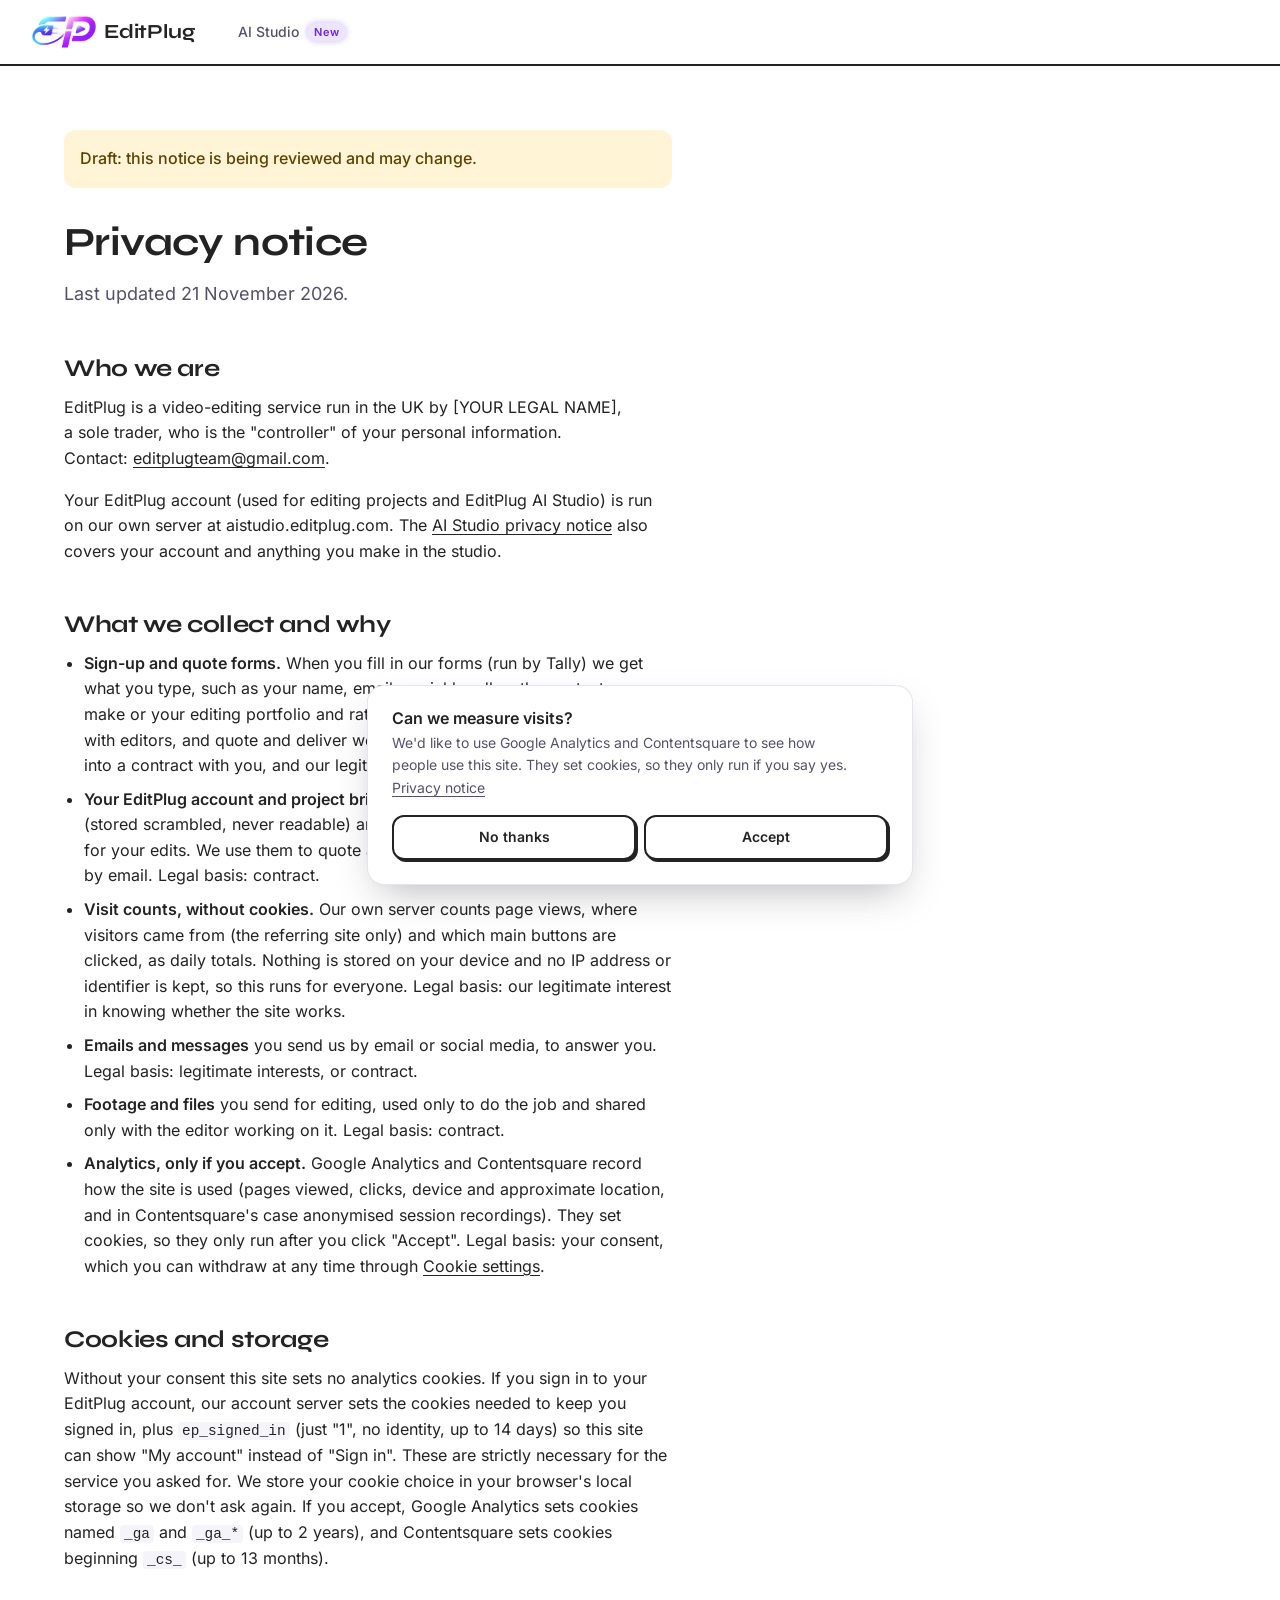
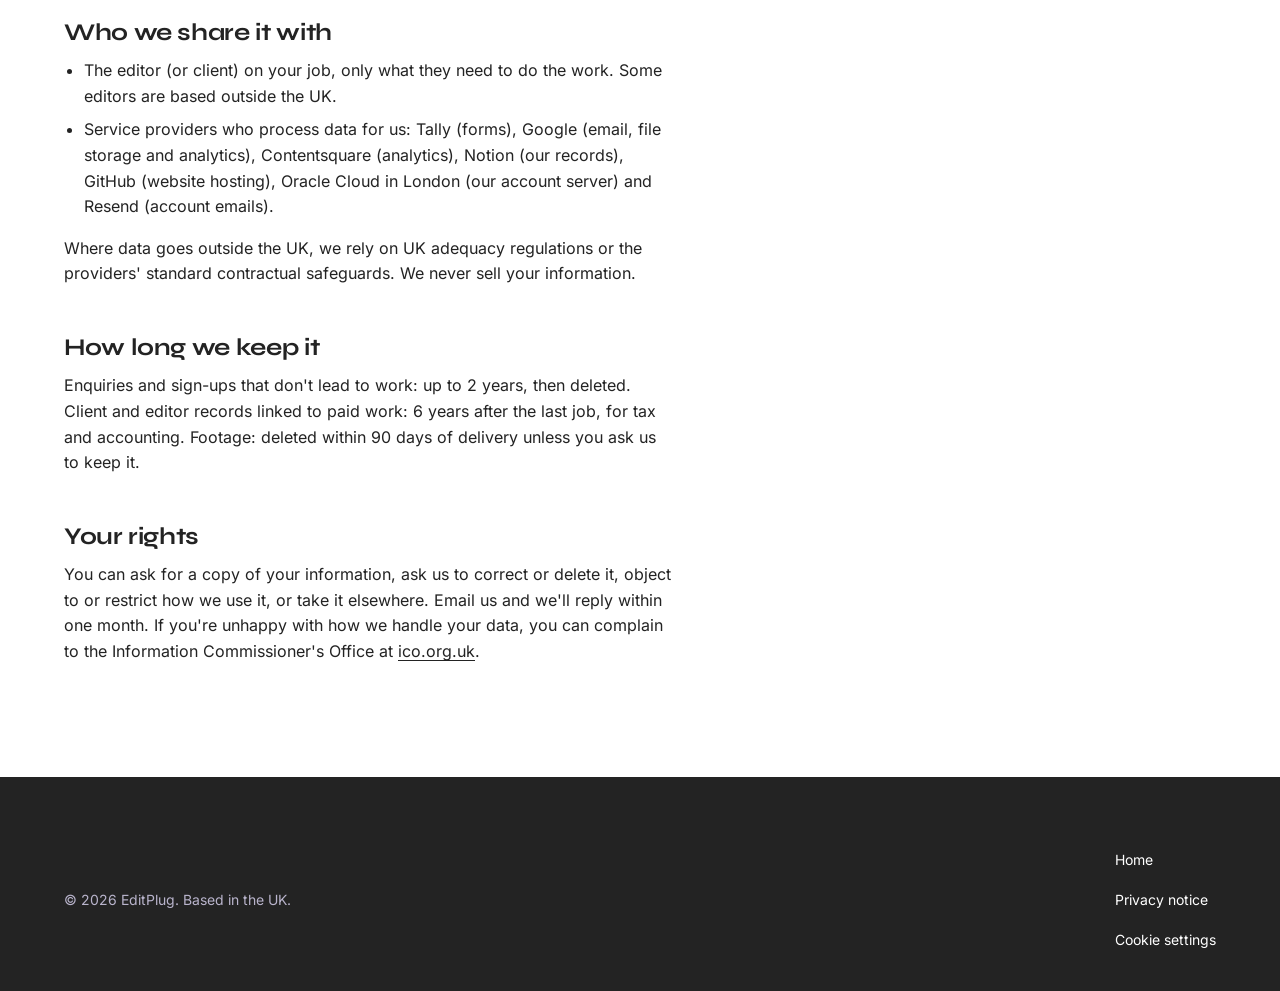
<file: privacy.html>
<!doctype html>
<html lang="en-GB">
<head>
<meta charset="utf-8">
<meta name="viewport" content="width=device-width, initial-scale=1">
<meta http-equiv="Content-Security-Policy" content="default-src 'self'; script-src 'self' https://www.googletagmanager.com https://*.contentsquare.net https://*.hotjar.com; connect-src 'self' https://aistudio.editplug.com https://*.google-analytics.com https://*.analytics.google.com https://*.googletagmanager.com https://*.doubleclick.net https://*.contentsquare.net https://*.contentsquare.com https://*.hotjar.com https://*.hotjar.io wss://*.hotjar.com; img-src 'self' data: https://*.google-analytics.com https://*.googletagmanager.com https://*.google.com https://*.doubleclick.net https://*.contentsquare.net https://*.contentsquare.com https://*.hotjar.com; media-src 'self'; style-src 'self' 'unsafe-inline'; font-src 'self'; worker-src 'self' blob:; frame-src 'none'; object-src 'none'; base-uri 'self'; form-action 'none'; upgrade-insecure-requests">
<meta name="referrer" content="strict-origin-when-cross-origin">
<title>Privacy notice · EditPlug</title>
<meta name="description" content="How EditPlug collects and uses personal information.">
<meta name="theme-color" content="#ffffff">
<link rel="icon" href="/favicon.ico" sizes="48x48">
<link rel="icon" href="/assets/img/icon-192.png" type="image/png" sizes="192x192">
<link rel="apple-touch-icon" href="/assets/img/apple-touch-icon.png">
<link rel="manifest" href="/site.webmanifest">
<link rel="preload" href="/assets/fonts/inter-latin.woff2" as="font" type="font/woff2" crossorigin>
<link rel="preload" href="/assets/fonts/syne-700-latin.woff2" as="font" type="font/woff2" crossorigin>
<link rel="stylesheet" href="/assets/site.css?v=2">
<script src="/assets/site.js?v=2" defer></script>
</head>
<body>
<a class="skip" href="#main">Skip to content</a>
<header class="header">
  <div class="wrap header-in">
    <a class="brand" href="/" aria-label="EditPlug home"><img src="/assets/img/logo.png" width="64" height="32" alt=""><span>EditPlug</span></a>
    <nav aria-label="Main" class="nav nav--always">
      <ul role="list"><li><a href="https://aistudio.editplug.com/?utm_source=editplug.com&amp;utm_medium=website&amp;utm_content=privacy" data-where="privacy.html">AI Studio <span class="tag-new">New</span></a></li></ul>
    </nav>
  </div>
</header>
<main id="main" class="page">
  <div class="wrap">
    <!-- DRAFT FOR REVIEW: fill in [YOUR LEGAL NAME], check the ICO fee, then delete this comment and the .draft paragraph below. -->
    <p class="draft">Draft: this notice is being reviewed and may change.</p>
    <h1>Privacy notice</h1>
    <p class="lede">Last updated 21 November 2026.</p>
    <div class="prose">
      <h2>Who we are</h2>
      <p>EditPlug is a video-editing service run in the UK by [YOUR LEGAL NAME], a sole trader, who is the "controller" of your personal information. Contact: <a href="mailto:editplugteam@gmail.com">editplugteam@gmail.com</a>.</p>
      <p>Your EditPlug account (used for editing projects and EditPlug AI Studio) is run on our own server at aistudio.editplug.com. The <a href="https://aistudio.editplug.com/legal/privacy">AI Studio privacy notice</a> also covers your account and anything you make in the studio.</p>

      <h2>What we collect and why</h2>
      <ul>
        <li><strong>Sign-up and quote forms.</strong> When you fill in our forms (run by Tally) we get what you type, such as your name, email, social handles, the content you make or your editing portfolio and rates. We use it to reply, match creators with editors, and quote and deliver work. Legal basis: taking steps to enter into a contract with you, and our legitimate interest in running the service.</li>
        <li><strong>Your EditPlug account and project briefs.</strong> Your name, email, password (stored scrambled, never readable) and the briefs, quotes and project stages for your edits. We use them to quote and deliver work and keep you updated by email. Legal basis: contract.</li>
        <li><strong>Visit counts, without cookies.</strong> Our own server counts page views, where visitors came from (the referring site only) and which main buttons are clicked, as daily totals. Nothing is stored on your device and no IP address or identifier is kept, so this runs for everyone. Legal basis: our legitimate interest in knowing whether the site works.</li>
        <li><strong>Emails and messages</strong> you send us by email or social media, to answer you. Legal basis: legitimate interests, or contract.</li>
        <li><strong>Footage and files</strong> you send for editing, used only to do the job and shared only with the editor working on it. Legal basis: contract.</li>
        <li><strong>Analytics, only if you accept.</strong> Google Analytics and Contentsquare record how the site is used (pages viewed, clicks, device and approximate location, and in Contentsquare's case anonymised session recordings). They set cookies, so they only run after you click "Accept". Legal basis: your consent, which you can withdraw at any time through <button type="button" class="linklike linklike--inline" data-cookie-settings>Cookie settings</button>.</li>
      </ul>

      <h2>Cookies and storage</h2>
      <p>Without your consent this site sets no analytics cookies. If you sign in to your EditPlug account, our account server sets the cookies needed to keep you signed in, plus <code>ep_signed_in</code> (just "1", no identity, up to 14 days) so this site can show "My account" instead of "Sign in". These are strictly necessary for the service you asked for. We store your cookie choice in your browser's local storage so we don't ask again. If you accept, Google Analytics sets cookies named <code>_ga</code> and <code>_ga_*</code> (up to 2 years), and Contentsquare sets cookies beginning <code>_cs_</code> (up to 13 months).</p>

      <h2>Who we share it with</h2>
      <ul>
        <li>The editor (or client) on your job, only what they need to do the work. Some editors are based outside the UK.</li>
        <li>Service providers who process data for us: Tally (forms), Google (email, file storage and analytics), Contentsquare (analytics), Notion (our records), GitHub (website hosting), Oracle Cloud in London (our account server) and Resend (account emails).</li>
      </ul>
      <p>Where data goes outside the UK, we rely on UK adequacy regulations or the providers' standard contractual safeguards. We never sell your information.</p>

      <h2>How long we keep it</h2>
      <p>Enquiries and sign-ups that don't lead to work: up to 2 years, then deleted. Client and editor records linked to paid work: 6 years after the last job, for tax and accounting. Footage: deleted within 90 days of delivery unless you ask us to keep it.</p>

      <h2>Your rights</h2>
      <p>You can ask for a copy of your information, ask us to correct or delete it, object to or restrict how we use it, or take it elsewhere. Email us and we'll reply within one month. If you're unhappy with how we handle your data, you can complain to the Information Commissioner's Office at <a href="https://ico.org.uk/make-a-complaint/" target="_blank" rel="noopener">ico.org.uk<span class="sr-only"> (opens in a new tab)</span></a>.</p>
    </div>
  </div>
</main>
<footer class="footer">
  <div class="wrap">
    <div class="footer-bottom footer-bottom--simple">
      <p>© <span id="year">2026</span> EditPlug. Based in the UK.</p>
      <ul role="list" class="footer-links">
        <li><a href="/">Home</a></li>
        <li><a href="/privacy.html">Privacy notice</a></li>
        <li><button type="button" class="linklike" data-cookie-settings>Cookie settings</button></li>
      </ul>
    </div>
  </div>
</footer>
<div class="consent" id="consent" role="region" aria-labelledby="consent-title" hidden>
  <h2 id="consent-title">Can we measure visits?</h2>
  <p>We'd like to use Google Analytics and Contentsquare to see how people use this site. They set cookies, so they only run if you say yes. <a href="/privacy.html">Privacy notice</a></p>
  <div class="consent-actions">
    <button type="button" class="btn btn--ghost" data-consent="denied">No thanks</button>
    <button type="button" class="btn btn--ghost" data-consent="granted">Accept</button>
  </div>
</div>
<p class="sr-only" id="live" aria-live="polite"></p>
</body>
</html>
</file>
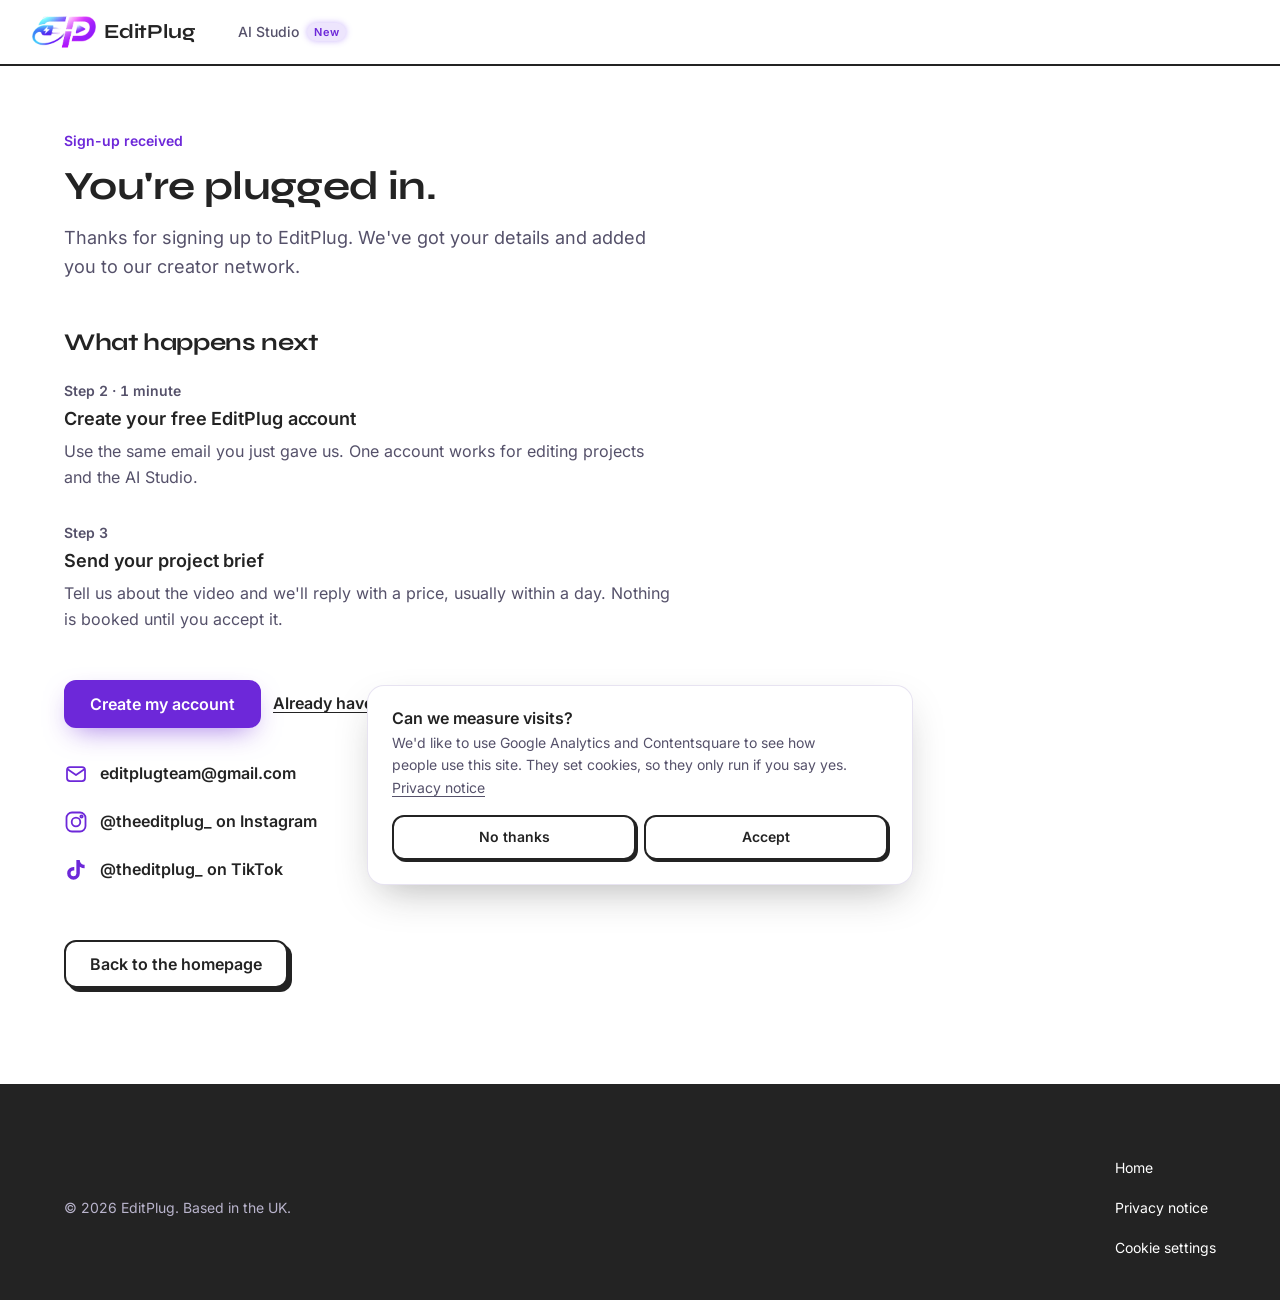
<file: thanks-creator.html>
<!doctype html>
<html lang="en-GB">
<head>
<meta charset="utf-8">
<meta name="viewport" content="width=device-width, initial-scale=1">
<meta http-equiv="Content-Security-Policy" content="default-src 'self'; script-src 'self' https://www.googletagmanager.com https://*.contentsquare.net https://*.hotjar.com; connect-src 'self' https://aistudio.editplug.com https://*.google-analytics.com https://*.analytics.google.com https://*.googletagmanager.com https://*.doubleclick.net https://*.contentsquare.net https://*.contentsquare.com https://*.hotjar.com https://*.hotjar.io wss://*.hotjar.com; img-src 'self' data: https://*.google-analytics.com https://*.googletagmanager.com https://*.google.com https://*.doubleclick.net https://*.contentsquare.net https://*.contentsquare.com https://*.hotjar.com; media-src 'self'; style-src 'self' 'unsafe-inline'; font-src 'self'; worker-src 'self' blob:; frame-src 'none'; object-src 'none'; base-uri 'self'; form-action 'none'; upgrade-insecure-requests">
<meta name="referrer" content="strict-origin-when-cross-origin">
<title>You're plugged in · EditPlug</title>
<meta name="description" content="Thanks for signing up to EditPlug. Here's what happens next.">
<meta name="robots" content="noindex">
<meta name="theme-color" content="#ffffff">
<link rel="icon" href="/favicon.ico" sizes="48x48">
<link rel="icon" href="/assets/img/icon-192.png" type="image/png" sizes="192x192">
<link rel="apple-touch-icon" href="/assets/img/apple-touch-icon.png">
<link rel="manifest" href="/site.webmanifest">
<link rel="preload" href="/assets/fonts/inter-latin.woff2" as="font" type="font/woff2" crossorigin>
<link rel="preload" href="/assets/fonts/syne-700-latin.woff2" as="font" type="font/woff2" crossorigin>
<link rel="stylesheet" href="/assets/site.css?v=2">
<script src="/assets/site.js?v=2" defer></script>
</head>
<body>
<a class="skip" href="#main">Skip to content</a>
<header class="header">
  <div class="wrap header-in">
    <a class="brand" href="/" aria-label="EditPlug home"><img src="/assets/img/logo.png" width="64" height="32" alt=""><span>EditPlug</span></a>
    <nav aria-label="Main" class="nav nav--always">
      <ul role="list"><li><a href="https://aistudio.editplug.com/?utm_source=editplug.com&amp;utm_medium=website&amp;utm_content=thanks-creator" data-where="thanks-creator.html">AI Studio <span class="tag-new">New</span></a></li></ul>
    </nav>
  </div>
</header>
<main id="main" class="page">
  <div class="wrap">
    <p class="eyebrow">Sign-up received</p>
    <h1>You're plugged in.</h1>
    <p class="lede">Thanks for signing up to EditPlug. We've got your details and added you to our creator network.</p>
    <div class="next">
      <h2>What happens next</h2>
      <ol class="steps steps--stack" role="list">
        <li><span class="step-n">Step 2 · 1 minute</span><h3>Create your free EditPlug account</h3><p>Use the same email you just gave us. One account works for editing projects and the AI Studio.</p></li>
        <li><span class="step-n">Step 3</span><h3>Send your project brief</h3><p>Tell us about the video and we'll reply with a price, usually within a day. Nothing is booked until you accept it.</p></li>
      </ol>
      <p class="page-actions"><a class="btn" href="https://aistudio.editplug.com/sign-up?next=/app/projects/new&amp;utm_source=editplug.com&amp;utm_medium=website&amp;utm_content=thanks-creator" data-where="thanks-creator"><span class="btn-label">Create my account</span></a>
      <a class="text-link" href="/account/">Already have one? Sign in</a></p>

      <ul class="contact-list" role="list">
        <li><a href="mailto:editplugteam@gmail.com"><svg class="icon" aria-hidden="true"><use href="/assets/icons.svg#mail"/></svg>editplugteam@gmail.com</a></li>
        <li><a href="https://www.instagram.com/theeditplug_" target="_blank" rel="noopener"><svg class="icon" aria-hidden="true"><use href="/assets/icons.svg#instagram"/></svg>@theeditplug_ on Instagram<span class="sr-only"> (opens in a new tab)</span></a></li>
        <li><a href="https://www.tiktok.com/@theditplug_" target="_blank" rel="noopener"><svg class="icon icon--fill" aria-hidden="true"><use href="/assets/icons.svg#tiktok"/></svg>@theditplug_ on TikTok<span class="sr-only"> (opens in a new tab)</span></a></li>
      </ul>
    </div>
    <div class="page-actions"><a class="btn btn--ghost" href="/">Back to the homepage</a></div>
  </div>
</main>
<footer class="footer">
  <div class="wrap">
    <div class="footer-bottom footer-bottom--simple">
      <p>© <span id="year">2026</span> EditPlug. Based in the UK.</p>
      <ul role="list" class="footer-links">
        <li><a href="/">Home</a></li>
        <li><a href="/privacy.html">Privacy notice</a></li>
        <li><button type="button" class="linklike" data-cookie-settings>Cookie settings</button></li>
      </ul>
    </div>
  </div>
</footer>
<div class="consent" id="consent" role="region" aria-labelledby="consent-title" hidden>
  <h2 id="consent-title">Can we measure visits?</h2>
  <p>We'd like to use Google Analytics and Contentsquare to see how people use this site. They set cookies, so they only run if you say yes. <a href="/privacy.html">Privacy notice</a></p>
  <div class="consent-actions">
    <button type="button" class="btn btn--ghost" data-consent="denied">No thanks</button>
    <button type="button" class="btn btn--ghost" data-consent="granted">Accept</button>
  </div>
</div>
<p class="sr-only" id="live" aria-live="polite"></p>
</body>
</html>
</file>
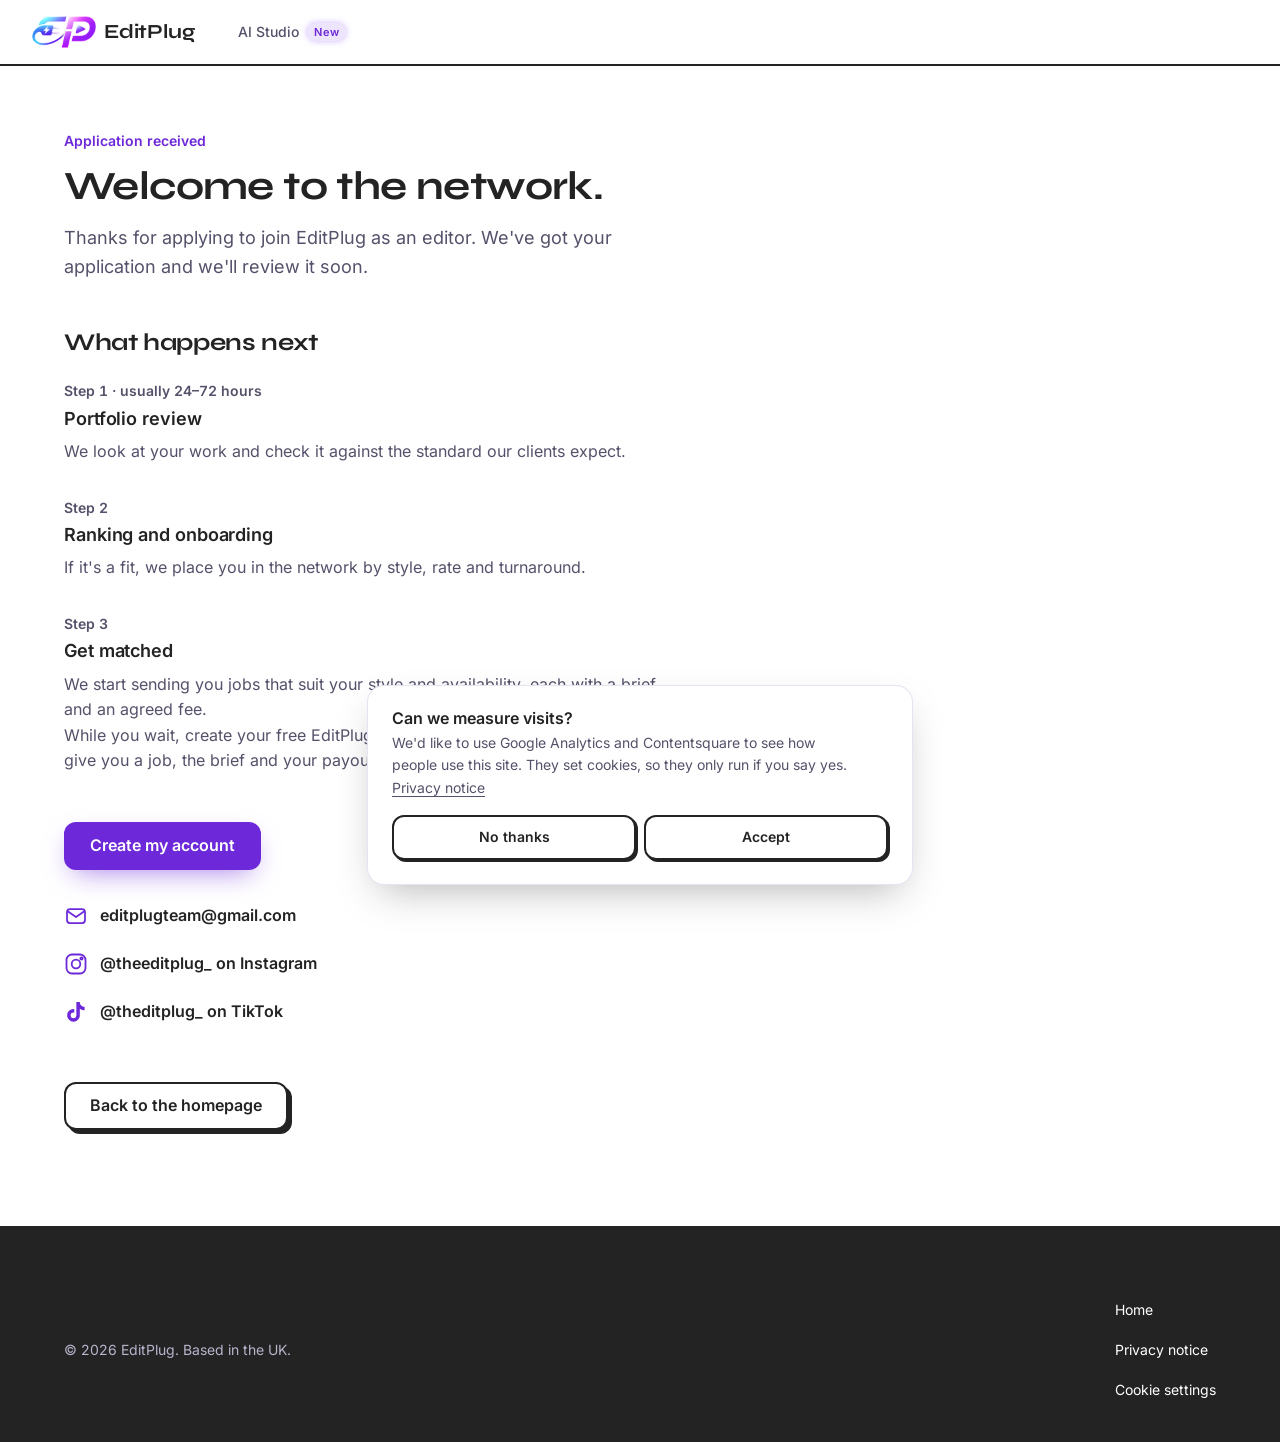
<file: thanks-editor.html>
<!doctype html>
<html lang="en-GB">
<head>
<meta charset="utf-8">
<meta name="viewport" content="width=device-width, initial-scale=1">
<meta http-equiv="Content-Security-Policy" content="default-src 'self'; script-src 'self' https://www.googletagmanager.com https://*.contentsquare.net https://*.hotjar.com; connect-src 'self' https://aistudio.editplug.com https://*.google-analytics.com https://*.analytics.google.com https://*.googletagmanager.com https://*.doubleclick.net https://*.contentsquare.net https://*.contentsquare.com https://*.hotjar.com https://*.hotjar.io wss://*.hotjar.com; img-src 'self' data: https://*.google-analytics.com https://*.googletagmanager.com https://*.google.com https://*.doubleclick.net https://*.contentsquare.net https://*.contentsquare.com https://*.hotjar.com; media-src 'self'; style-src 'self' 'unsafe-inline'; font-src 'self'; worker-src 'self' blob:; frame-src 'none'; object-src 'none'; base-uri 'self'; form-action 'none'; upgrade-insecure-requests">
<meta name="referrer" content="strict-origin-when-cross-origin">
<title>Application received · EditPlug</title>
<meta name="description" content="Thanks for applying to join EditPlug as an editor. Here's what happens next.">
<meta name="robots" content="noindex">
<meta name="theme-color" content="#ffffff">
<link rel="icon" href="/favicon.ico" sizes="48x48">
<link rel="icon" href="/assets/img/icon-192.png" type="image/png" sizes="192x192">
<link rel="apple-touch-icon" href="/assets/img/apple-touch-icon.png">
<link rel="manifest" href="/site.webmanifest">
<link rel="preload" href="/assets/fonts/inter-latin.woff2" as="font" type="font/woff2" crossorigin>
<link rel="preload" href="/assets/fonts/syne-700-latin.woff2" as="font" type="font/woff2" crossorigin>
<link rel="stylesheet" href="/assets/site.css?v=2">
<script src="/assets/site.js?v=2" defer></script>
</head>
<body>
<a class="skip" href="#main">Skip to content</a>
<header class="header">
  <div class="wrap header-in">
    <a class="brand" href="/" aria-label="EditPlug home"><img src="/assets/img/logo.png" width="64" height="32" alt=""><span>EditPlug</span></a>
    <nav aria-label="Main" class="nav nav--always">
      <ul role="list"><li><a href="https://aistudio.editplug.com/?utm_source=editplug.com&amp;utm_medium=website&amp;utm_content=thanks-editor" data-where="thanks-editor.html">AI Studio <span class="tag-new">New</span></a></li></ul>
    </nav>
  </div>
</header>
<main id="main" class="page">
  <div class="wrap">
    <p class="eyebrow">Application received</p>
    <h1>Welcome to the network.</h1>
    <p class="lede">Thanks for applying to join EditPlug as an editor. We've got your application and we'll review it soon.</p>
    <div class="next">
      <h2>What happens next</h2>
      <ol class="steps steps--stack" role="list">
        <li><span class="step-n">Step 1 · usually 24–72 hours</span><h3>Portfolio review</h3><p>We look at your work and check it against the standard our clients expect.</p></li>
        <li><span class="step-n">Step 2</span><h3>Ranking and onboarding</h3><p>If it's a fit, we place you in the network by style, rate and turnaround.</p></li>
        <li><span class="step-n">Step 3</span><h3>Get matched</h3><p>We start sending you jobs that suit your style and availability, each with a brief and an agreed fee.</p></li>
      </ol>
      <p>While you wait, create your free EditPlug account with the same email. When we give you a job, the brief and your payout appear under <strong>My editing jobs</strong>.</p>
      <p class="page-actions"><a class="btn" href="https://aistudio.editplug.com/sign-up?next=/app/jobs&amp;utm_source=editplug.com&amp;utm_medium=website&amp;utm_content=thanks-editor" data-where="thanks-editor"><span class="btn-label">Create my account</span></a></p>

      <ul class="contact-list" role="list">
        <li><a href="mailto:editplugteam@gmail.com"><svg class="icon" aria-hidden="true"><use href="/assets/icons.svg#mail"/></svg>editplugteam@gmail.com</a></li>
        <li><a href="https://www.instagram.com/theeditplug_" target="_blank" rel="noopener"><svg class="icon" aria-hidden="true"><use href="/assets/icons.svg#instagram"/></svg>@theeditplug_ on Instagram<span class="sr-only"> (opens in a new tab)</span></a></li>
        <li><a href="https://www.tiktok.com/@theditplug_" target="_blank" rel="noopener"><svg class="icon icon--fill" aria-hidden="true"><use href="/assets/icons.svg#tiktok"/></svg>@theditplug_ on TikTok<span class="sr-only"> (opens in a new tab)</span></a></li>
      </ul>
    </div>
    <div class="page-actions"><a class="btn btn--ghost" href="/">Back to the homepage</a></div>
  </div>
</main>
<footer class="footer">
  <div class="wrap">
    <div class="footer-bottom footer-bottom--simple">
      <p>© <span id="year">2026</span> EditPlug. Based in the UK.</p>
      <ul role="list" class="footer-links">
        <li><a href="/">Home</a></li>
        <li><a href="/privacy.html">Privacy notice</a></li>
        <li><button type="button" class="linklike" data-cookie-settings>Cookie settings</button></li>
      </ul>
    </div>
  </div>
</footer>
<div class="consent" id="consent" role="region" aria-labelledby="consent-title" hidden>
  <h2 id="consent-title">Can we measure visits?</h2>
  <p>We'd like to use Google Analytics and Contentsquare to see how people use this site. They set cookies, so they only run if you say yes. <a href="/privacy.html">Privacy notice</a></p>
  <div class="consent-actions">
    <button type="button" class="btn btn--ghost" data-consent="denied">No thanks</button>
    <button type="button" class="btn btn--ghost" data-consent="granted">Accept</button>
  </div>
</div>
<p class="sr-only" id="live" aria-live="polite"></p>
</body>
</html>
</file>
<file: assets/site.css>
/*
 * EditPlug design system. Every colour, size, space, radius and shadow is a
 * token below; the rest of the file only uses tokens.
 *
 * One accent (--accent, deep purple) marks the primary action. Light blue and
 * the lighter purple appear only in the logo, the one gradient word in the
 * hero and the AI Studio glow.
 *
 * Nested corners: inner radius = outer radius - padding between them.
 */
@font-face {
  font-family: "Inter";
  font-style: normal;
  font-weight: 400 600;
  font-display: swap;
  src: url("fonts/inter-latin.woff2") format("woff2");
  unicode-range: U+0000-00FF, U+0131, U+0152-0153, U+02BB-02BC, U+02C6, U+02DA, U+02DC, U+0304, U+0308, U+0329, U+2000-206F, U+20AC, U+2122, U+2191, U+2193, U+2212, U+2215, U+FEFF, U+FFFD;
}
@font-face {
  font-family: "Syne";
  font-style: normal;
  font-weight: 700;
  font-display: swap;
  src: url("fonts/syne-700-latin.woff2") format("woff2");
  unicode-range: U+0000-00FF, U+0131, U+0152-0153, U+02BB-02BC, U+02C6, U+02DA, U+02DC, U+0304, U+0308, U+0329, U+2000-206F, U+20AC, U+2122, U+2191, U+2193, U+2212, U+2215, U+FEFF, U+FFFD;
}
/* Metric-matched fallback so the swap to Inter doesn't shift the layout. */
@font-face {
  font-family: "Inter Fallback";
  src: local("Arial");
  size-adjust: 107%;
  ascent-override: 90%;
  descent-override: 22%;
  line-gap-override: 0%;
}

:root {
  color-scheme: light;

  /* Colour */
  --ink: #232323;
  --muted: #55516a;          /* 7.4:1 on white */
  --paper: #ffffff;
  --surface: #f6f4fb;
  --line: #e7e3f1;
  --accent: #6d28d9;         /* primary action; 7.1:1 with white text */
  --accent-hover: #5b21b6;
  --accent-press: #4c1d95;
  --accent-soft: #ede5fd;
  --on-accent: #ffffff;
  --blue-text: #3b6fd8;      /* text-safe light blue, 4.6:1 */
  --brand-blue: #5b8def;
  --brand-purple: #8b5cf6;
  --focus: #3b6fd8;

  /* Type */
  --font-body: "Inter", "Inter Fallback", system-ui, -apple-system, "Segoe UI", sans-serif;
  --font-head: "Syne", var(--font-body);
  --text-xs: 0.875rem;   /* 14 */
  --text-sm: 1rem;       /* 16 */
  --text-md: 1.125rem;   /* 18 */
  --text-lg: 1.25rem;    /* 20 */
  --text-xl: 1.5rem;     /* 24 */
  --text-2xl: 2rem;      /* 32 */
  --text-3xl: clamp(2rem, 1.4rem + 2.4vw, 2.5rem);    /* 32-40 */
  --text-hero: clamp(2.5rem, 1.6rem + 3.6vw, 4rem);   /* 40-64 */
  --leading-tight: 1.1;
  --leading-body: 1.6;

  /* Space (4px base) */
  --s-1: 0.25rem; --s-2: 0.5rem; --s-3: 0.75rem; --s-4: 1rem; --s-6: 1.5rem;
  --s-8: 2rem; --s-12: 3rem; --s-16: 4rem; --s-24: 6rem; --s-32: 8rem;
  --gutter: 1rem;
  --section: var(--s-16);
  --max: 72rem;
  --measure: 38rem;

  /* Radius */
  --r-card: 16px;
  --r-control: 12px;
  --r-inner: 8px;   /* card (16) minus 8px padding */
  --r-pill: 999px;

  /* Shadow */
  --shadow-header: 0 1px 0 var(--line), 0 6px 20px -12px rgb(35 35 35 / 0.18);

  /* Motion */
  --ease: cubic-bezier(0.2, 0.8, 0.2, 1);
  --fast: 120ms;
}
@media (min-width: 48rem) {
  :root { --gutter: 2rem; --section: var(--s-24); }
}
@media (min-width: 72rem) {
  :root { --section: var(--s-32); }
}

/* ---------- Base ---------- */
*, *::before, *::after { box-sizing: border-box; }
html { -webkit-text-size-adjust: 100%; scroll-padding-top: 5rem; }
body {
  margin: 0;
  background: var(--paper);
  color: var(--ink);
  font-family: var(--font-body);
  font-size: var(--text-sm);
  line-height: var(--leading-body);
  -webkit-font-smoothing: antialiased;
  text-rendering: optimizeLegibility;
}
img, svg { display: block; max-width: 100%; }
h1, h2, h3, p, ul, ol, figure, dl, dd { margin: 0; }
ul[role="list"], ol[role="list"] { list-style: none; padding: 0; }
h1, h2, h3 { font-family: var(--font-head); font-weight: 700; line-height: var(--leading-tight); letter-spacing: -0.015em; text-wrap: balance; }
h3 { font-family: var(--font-body); font-weight: 600; letter-spacing: -0.005em; font-size: var(--text-md); line-height: 1.35; }
p { text-wrap: pretty; }
a { color: inherit; text-underline-offset: 0.2em; text-decoration-thickness: 1px; }
a:hover { text-decoration-thickness: 2px; }
:focus-visible { outline: 3px solid var(--focus); outline-offset: 3px; border-radius: 4px; }
.num { font-variant-numeric: tabular-nums lining-nums; }
.sr-only { position: absolute; width: 1px; height: 1px; padding: 0; margin: -1px; overflow: hidden; clip: rect(0 0 0 0); white-space: nowrap; border: 0; }
.skip { position: absolute; left: var(--s-4); top: -4rem; z-index: 100; background: var(--ink); color: var(--paper); padding: var(--s-2) var(--s-4); border-radius: var(--r-control); }
.skip:focus { top: var(--s-4); }

.wrap { width: 100%; max-width: calc(var(--max) + 2 * var(--gutter)); margin-inline: auto; padding-inline: var(--gutter); }
.section { padding-block: var(--section); }
.section--tint { background: var(--surface); }
.eyebrow { font-size: var(--text-xs); font-weight: 600; color: var(--accent); margin-bottom: var(--s-3); }
.h2 { font-size: var(--text-3xl); max-width: 22ch; }
.lede { font-size: var(--text-md); color: var(--muted); max-width: var(--measure); margin-top: var(--s-4); }
.muted { color: var(--muted); }
.icon { width: 24px; height: 24px; flex: none; fill: none; stroke: currentColor; stroke-width: 1.75; stroke-linecap: round; stroke-linejoin: round; }
.icon--sm { width: 20px; height: 20px; }

/* ---------- Buttons ---------- */
.btn {
  --btn-bg: var(--accent); --btn-fg: var(--on-accent); --btn-bd: var(--accent);
  position: relative;
  display: inline-flex; align-items: center; justify-content: center; gap: var(--s-2);
  min-height: 48px; padding: var(--s-3) var(--s-6);
  border: 1.5px solid var(--btn-bd); border-radius: var(--r-control);
  background: var(--btn-bg); color: var(--btn-fg);
  font: 600 var(--text-sm)/1.2 var(--font-body);
  text-decoration: none; cursor: pointer;
  transition: background-color var(--fast) ease, transform var(--fast) var(--ease), border-color var(--fast) ease;
  -webkit-tap-highlight-color: transparent;
}
.btn:hover { --btn-bg: var(--accent-hover); --btn-bd: var(--accent-hover); text-decoration: none; }
.btn:active { --btn-bg: var(--accent-press); transform: translateY(1px) scale(0.99); }
.btn--lg { min-height: 56px; padding-inline: var(--s-8); font-size: var(--text-md); }
.btn--sm { min-height: 40px; padding: var(--s-2) var(--s-4); font-size: var(--text-xs); }
.btn--ghost { --btn-bg: transparent; --btn-fg: var(--ink); --btn-bd: var(--ink); }
.btn--ghost:hover { --btn-bg: var(--ink); --btn-fg: var(--paper); --btn-bd: var(--ink); }
.btn--ghost:active { --btn-bg: #000; }
.btn .icon { width: 20px; height: 20px; margin-right: -2px; }
/* Waiting state while a form opens in a new tab */
.btn[aria-busy="true"] { cursor: progress; }
.btn[aria-busy="true"] .btn-label { opacity: 0.85; }
.btn[aria-busy="true"] .icon { display: none; }
.btn[aria-busy="true"]::after {
  content: ""; width: 16px; height: 16px; border-radius: 50%;
  border: 2px solid currentColor; border-right-color: transparent;
  animation: spin 0.7s linear infinite;
}
@keyframes spin { to { transform: rotate(360deg); } }
.text-link { font-weight: 600; color: var(--ink); display: inline-flex; align-items: center; gap: var(--s-1); min-height: 48px; }
.text-link .icon { width: 18px; height: 18px; }

/* ---------- Header ---------- */
.header { position: sticky; top: 0; z-index: 50; background: var(--paper); box-shadow: var(--shadow-header); }
.header-in { display: flex; align-items: center; justify-content: space-between; gap: var(--s-4); min-height: 64px; }
.brand { display: inline-flex; align-items: center; gap: var(--s-2); text-decoration: none; font-family: var(--font-head); font-weight: 700; font-size: var(--text-lg); letter-spacing: -0.01em; min-height: 48px; }
.brand img { width: 64px; height: 32px; object-fit: contain; }
.nav { display: none; }
.nav ul { display: flex; align-items: center; gap: var(--s-1); }
.nav a { display: inline-flex; align-items: center; gap: var(--s-2); min-height: 44px; padding: var(--s-2) var(--s-3); border-radius: var(--r-control); color: var(--muted); font-size: var(--text-xs); font-weight: 500; text-decoration: none; }
.nav a:hover { color: var(--ink); background: var(--surface); }
.header-cta { display: flex; align-items: center; gap: var(--s-2); }
.menu-btn { display: inline-flex; align-items: center; justify-content: center; width: 48px; height: 48px; margin-right: calc(-1 * var(--s-3)); border: 0; border-radius: var(--r-control); background: transparent; color: var(--ink); cursor: pointer; }
.menu-btn:hover { background: var(--surface); }
.menu-btn .i-close { display: none; }
.menu-btn[aria-expanded="true"] .i-open { display: none; }
.menu-btn[aria-expanded="true"] .i-close { display: block; }
.mobile-menu { border-top: 1px solid var(--line); padding-block: var(--s-2) var(--s-6); }
.mobile-menu[hidden] { display: none; }
.mobile-menu a { display: flex; align-items: center; gap: var(--s-2); min-height: 52px; font-size: var(--text-md); font-weight: 500; text-decoration: none; border-bottom: 1px solid var(--line); }
@media (min-width: 60rem) {
  .nav { display: block; }
}

/* "New" tag on the AI Studio link: mirrors the studio's glowing EditPlug link
   (same colours, same 3.2s pulse). */
.tag-new {
  position: relative; display: inline-block; padding: 1px 7px; border-radius: var(--r-pill);
  background: var(--accent-soft); color: var(--accent);
  font-size: 0.6875rem; font-weight: 600; line-height: 1.5; letter-spacing: 0.02em;
  box-shadow: 0 0 6px 0 color-mix(in srgb, #8b5cf6 45%, transparent);
}
/* The brighter blue half of the pulse lives on its own layer and only its
   opacity animates, so the browser doesn't repaint every frame. */
.tag-new::after {
  content: ""; position: absolute; inset: 0; border-radius: inherit; pointer-events: none;
  box-shadow: 0 0 14px 2px color-mix(in srgb, #5b8def 60%, transparent);
  opacity: 0; will-change: opacity;
  animation: glow-pulse 3.2s ease-in-out infinite;
}
@keyframes glow-pulse { 0%, 100% { opacity: 0; } 50% { opacity: 1; } }

/* ---------- Hero ---------- */
.hero { padding-block: var(--s-12) var(--s-12); }
@media (min-width: 48rem) { .hero { padding-block: var(--s-24) var(--s-16); } }
.hero h1 { font-size: var(--text-hero); max-width: 16ch; letter-spacing: -0.025em; }
.grad { background: linear-gradient(100deg, var(--blue-text), var(--accent)); -webkit-background-clip: text; background-clip: text; color: transparent; }
.hero .lede { font-size: var(--text-md); margin-top: var(--s-6); max-width: 34rem; }
@media (min-width: 48rem) { .hero .lede { font-size: var(--text-lg); } }
.hero-actions { display: flex; flex-wrap: wrap; align-items: center; gap: var(--s-3) var(--s-6); margin-top: var(--s-8); }
.facts { display: grid; gap: var(--s-6); margin-top: var(--s-12); padding: 0; list-style: none; }
@media (min-width: 40rem) { .facts { grid-template-columns: repeat(3, minmax(0, 1fr)); max-width: 48rem; } }
.fact-n { display: block; font-family: var(--font-head); font-size: var(--text-2xl); line-height: 1; letter-spacing: -0.02em; font-variant-numeric: tabular-nums lining-nums; }
.fact-l { display: block; margin-top: var(--s-2); color: var(--muted); font-size: var(--text-xs); max-width: 22ch; }

/* ---------- Work (main feature) ---------- */
.work-head { display: flex; flex-wrap: wrap; align-items: end; justify-content: space-between; gap: var(--s-4); margin-bottom: var(--s-8); }
.ba { display: grid; gap: var(--s-2); padding: var(--s-2); border-radius: var(--r-card); background: var(--ink); }
@media (min-width: 40rem) { .ba { grid-template-columns: 1fr 1fr; } }
.ba figure { position: relative; }
.ba figcaption { position: absolute; left: var(--s-3); top: var(--s-3); padding: 2px var(--s-2); border-radius: 6px; background: rgb(0 0 0 / 0.6); color: #fff; font-size: var(--text-xs); font-weight: 600; }
.ph {
  /* PLACEHOLDER frame: swap for a real <img>/<video> of client work */
  display: grid; place-items: center; gap: var(--s-2); aspect-ratio: 16 / 9; padding: var(--s-6);
  border-radius: var(--r-inner); background: #2e2c38; color: #cfcbe0; text-align: center; font-size: var(--text-xs);
}
.ph .icon { width: 32px; height: 32px; color: #a9a3c4; }
.ph--light { background: var(--surface); color: var(--muted); }
.ph--light .icon { color: var(--muted); }
.ph--tall { aspect-ratio: 9 / 16; }
.reel { display: grid; gap: var(--s-6); margin-top: var(--s-12); padding: 0; list-style: none; }
@media (min-width: 40rem) { .reel { grid-template-columns: repeat(3, minmax(0, 1fr)); } }
.reel h3 { margin-top: var(--s-4); }
.reel p { margin-top: var(--s-1); color: var(--muted); font-size: var(--text-xs); }

/* ---------- Steps ---------- */
.steps { display: grid; gap: var(--s-8); margin-top: var(--s-12); padding: 0; list-style: none; counter-reset: step; }
@media (min-width: 48rem) { .steps { grid-template-columns: repeat(3, minmax(0, 1fr)); gap: var(--s-12); } }
.step-ico { display: inline-grid; place-items: center; width: 48px; height: 48px; border-radius: var(--r-control); background: var(--accent-soft); color: var(--accent); margin-bottom: var(--s-4); }
.step-n { display: block; font-size: var(--text-xs); font-weight: 600; color: var(--muted); font-variant-numeric: tabular-nums; margin-bottom: var(--s-1); }
.steps p { margin-top: var(--s-2); color: var(--muted); }
.note { margin-top: var(--s-12); padding-top: var(--s-6); border-top: 1px solid var(--line); color: var(--muted); max-width: 48rem; }
.note strong { color: var(--ink); font-weight: 600; }

/* ---------- Formats ---------- */
.split { display: grid; gap: var(--s-8); }
@media (min-width: 48rem) { .split { grid-template-columns: 5fr 7fr; gap: var(--s-16); align-items: start; } }
.chips { display: flex; flex-wrap: wrap; gap: var(--s-2); padding: 0; list-style: none; }
.chips li { padding: var(--s-2) var(--s-4); border-radius: var(--r-pill); background: var(--paper); border: 1px solid var(--line); font-size: var(--text-xs); font-weight: 500; }
.list-title { font-size: var(--text-xs); font-weight: 600; color: var(--muted); margin: var(--s-8) 0 var(--s-3); }
.list-title:first-child { margin-top: 0; }

/* ---------- Pricing ---------- */
.price-grid { display: grid; gap: var(--s-12); margin-top: var(--s-12); }
@media (min-width: 48rem) { .price-grid { grid-template-columns: 1fr 1fr; gap: var(--s-16); } }
.price-grid h3 { font-size: var(--text-lg); margin-bottom: var(--s-2); }
.prices { margin-top: var(--s-4); }
.prices div { display: flex; justify-content: space-between; align-items: baseline; gap: var(--s-4); padding-block: var(--s-4); border-bottom: 1px solid var(--line); }
.prices dt { color: var(--ink); }
.prices dd { font-weight: 600; white-space: nowrap; font-variant-numeric: tabular-nums lining-nums; }
.prices dd small { font-weight: 400; color: var(--muted); font-size: var(--text-xs); }
.price-cta { display: flex; flex-wrap: wrap; align-items: center; gap: var(--s-4) var(--s-6); margin-top: var(--s-12); }

/* ---------- Editors ---------- */
.editors .steps .step-ico { background: var(--paper); }

/* ---------- AI Studio ---------- */
.studio { display: grid; gap: var(--s-8); align-items: center; }
@media (min-width: 48rem) { .studio { grid-template-columns: 7fr 5fr; gap: var(--s-16); } }
.studio-visual { display: grid; grid-template-columns: 1fr 1fr; gap: var(--s-2); padding: var(--s-2); border-radius: var(--r-card); background: var(--surface); }
.studio-visual .ph { aspect-ratio: 1; }
.studio .eyebrow { display: inline-flex; align-items: center; gap: var(--s-2); }

/* ---------- Final CTA ---------- */
.final { text-align: left; }
.final-grid { display: grid; gap: var(--s-12); margin-top: var(--s-12); }
@media (min-width: 48rem) { .final-grid { grid-template-columns: 1fr 1fr; gap: var(--s-16); } }
.final-grid p { color: var(--muted); margin: var(--s-2) 0 var(--s-6); max-width: 30rem; }

/* ---------- Footer ---------- */
.footer { padding-block: var(--s-16) var(--s-8); background: var(--ink); color: #d9d6e4; font-size: var(--text-xs); }
.footer a { color: #fff; text-decoration: none; }
.footer a:hover { text-decoration: underline; }
.footer-grid { display: grid; gap: var(--s-8); }
@media (min-width: 48rem) { .footer-grid { grid-template-columns: 2fr 1fr 1fr 1fr; } }
.footer .brand { color: #fff; }
.footer-about { max-width: 22rem; margin-top: var(--s-3); }
.footer h2 { font-family: var(--font-body); font-size: var(--text-xs); font-weight: 600; color: #b9b4cc; margin-bottom: var(--s-3); letter-spacing: 0; }
.footer ul { display: grid; gap: 0; padding: 0; list-style: none; }
.footer li a, .footer li button { display: inline-flex; align-items: center; gap: var(--s-2); min-height: 40px; }
.footer button.linklike { background: none; border: 0; padding: 0; color: #fff; font: inherit; cursor: pointer; }
.footer button.linklike:hover { text-decoration: underline; }
.social { display: flex; gap: var(--s-1); margin-top: var(--s-4); margin-left: calc(-1 * var(--s-3)); }
.social a { display: inline-grid; place-items: center; width: 44px; height: 44px; border-radius: var(--r-control); }
.social a:hover { background: rgb(255 255 255 / 0.08); }
.social svg { width: 20px; height: 20px; fill: currentColor; }
.footer-bottom { display: flex; flex-wrap: wrap; justify-content: space-between; gap: var(--s-2); margin-top: var(--s-12); padding-top: var(--s-6); border-top: 1px solid rgb(255 255 255 / 0.12); color: #b9b4cc; }
.footer .tag-new { background: #3a2a63; color: #e4dafc; }

/* ---------- Cookie banner ---------- */
.consent {
  position: fixed; z-index: 60; left: var(--gutter); right: var(--gutter); bottom: var(--s-4);
  max-width: 34rem; margin-inline: auto; padding: var(--s-6);
  border-radius: var(--r-card); background: var(--paper); color: var(--ink);
  box-shadow: 0 0 0 1px var(--line), 0 16px 40px -12px rgb(35 35 35 / 0.35);
  font-size: var(--text-xs);
}
.consent[hidden] { display: none; }
.consent h2 { font-family: var(--font-body); font-size: var(--text-sm); font-weight: 600; letter-spacing: 0; margin-bottom: var(--s-1); }
.consent p { color: var(--muted); }
.consent-actions { display: grid; grid-template-columns: 1fr 1fr; gap: var(--s-2); margin-top: var(--s-4); }
.consent .btn { min-height: 44px; font-size: var(--text-xs); }

/* ---------- Simple pages (thanks, privacy, 404) ---------- */
.page { padding-block: var(--s-16) var(--s-24); }
.page h1 { font-size: var(--text-3xl); max-width: 20ch; }
.page .lede { margin-top: var(--s-4); }
.prose { max-width: var(--measure); margin-top: var(--s-8); }
.prose h2 { font-size: var(--text-xl); margin: var(--s-12) 0 var(--s-3); }
.prose p, .prose ul { margin-bottom: var(--s-4); }
.prose ul { padding-left: 1.25rem; }
.prose li { margin-bottom: var(--s-2); }
.draft { padding: var(--s-4); border-radius: var(--r-control); background: #fff4d6; color: #5c4300; font-weight: 500; max-width: var(--measure); margin-bottom: var(--s-8); }
.next { margin-top: var(--s-12); max-width: var(--measure); }
.next h2 { font-size: var(--text-xl); margin-bottom: var(--s-3); }
.next p { color: var(--muted); }
.contact-list { display: grid; gap: var(--s-1); margin-top: var(--s-6); padding: 0; list-style: none; }
.contact-list a { display: inline-flex; align-items: center; gap: var(--s-3); min-height: 44px; font-weight: 600; text-decoration: none; }
.contact-list a:hover { text-decoration: underline; }
.contact-list .icon { color: var(--accent); }
.page-actions { display: flex; flex-wrap: wrap; gap: var(--s-3); margin-top: var(--s-12); }

/* ---------- Reduced motion ---------- */
@media (prefers-reduced-motion: reduce) {
  *, *::before, *::after { animation-duration: 0.01ms !important; animation-iteration-count: 1 !important; transition-duration: 0.01ms !important; scroll-behavior: auto !important; }
  .tag-new::after { animation: none; opacity: 0.4; }
  .btn:active { transform: none; }
  .btn[aria-busy="true"]::after { animation: none; border-right-color: currentColor; opacity: 0.6; }
}
@media (prefers-reduced-motion: no-preference) {
  html { scroll-behavior: smooth; }
}

/* ---------- Small-page helpers ---------- */
.nav--always { display: block; }
.footer-bottom--simple { margin-top: 0; border-top: 0; padding-top: 0; align-items: center; }
.footer-links { display: flex; flex-wrap: wrap; gap: 0 var(--s-6); padding: 0; list-style: none; }
.footer-links a, .footer-links button { display: inline-flex; align-items: center; min-height: 44px; }
.steps--stack { grid-template-columns: 1fr !important; gap: var(--s-8) !important; margin-top: var(--s-6); }
.icon--fill { fill: currentColor; stroke: none; }
.linklike { background: none; border: 0; padding: 0; font: inherit; cursor: pointer; }
.linklike--inline { color: inherit; text-decoration: underline; text-underline-offset: 0.2em; }
.prose code { font-size: 0.9em; padding: 1px 4px; border-radius: 4px; background: var(--surface); }

/* ---------- Polish after the first screenshot pass ---------- */
.ph { align-content: center; justify-items: center; }
.section--tint .ph--light { background: var(--paper); box-shadow: inset 0 0 0 1px var(--line); }
.studio-visual .ph--light { background: var(--paper); }
@media (min-width: 48rem) { .hero h1 { max-width: 20ch; } }
.footer-grid { grid-template-columns: 1fr 1fr; }
.footer-grid > :first-child { grid-column: 1 / -1; }
@media (min-width: 48rem) { .footer-grid { grid-template-columns: 2fr 1fr 1fr 1fr; } .footer-grid > :first-child { grid-column: auto; } }

/* =====================================================================
   Round 2 (21 Nov 2026): more life. Heavier ink outlines and hard offset
   shadows (the same language as EditPlug AI Studio), a purple glow on the
   primary action, a soft static glow behind the hero.
   ===================================================================== */
:root {
  --bw: 2px;
  --shadow-card: 4px 4px 0 0 var(--ink);
  --shadow-lift: 6px 6px 0 0 var(--ink);
  --shadow-press: 1px 1px 0 0 var(--ink);
  --glow: 0 10px 28px -10px rgb(109 40 217 / 0.65);
  --glow-strong: 0 14px 36px -10px rgb(109 40 217 / 0.8), 0 0 0 4px rgb(139 92 246 / 0.14);
}

/* Buttons */
.btn { border-width: var(--bw); box-shadow: var(--glow); transition: background-color var(--fast) ease, transform var(--fast) var(--ease), box-shadow 160ms var(--ease), border-color var(--fast) ease; }
.btn:hover { transform: translateY(-2px); box-shadow: var(--glow-strong); }
.btn:active { transform: translateY(1px); box-shadow: 0 4px 12px -6px rgb(109 40 217 / 0.6); }
.btn--ghost { background: var(--paper); box-shadow: var(--shadow-card); }
.btn--ghost:hover { --btn-bg: var(--paper); --btn-fg: var(--ink); transform: translate(-2px, -2px); box-shadow: var(--shadow-lift); }
.btn--ghost:active { --btn-bg: var(--surface); transform: translate(2px, 2px); box-shadow: var(--shadow-press); }
.btn--sm { box-shadow: 0 6px 18px -8px rgb(109 40 217 / 0.6); }
.consent .btn--ghost { box-shadow: 2px 2px 0 0 var(--ink); }

/* The one card style */
.card { background: var(--paper); border: var(--bw) solid var(--ink); border-radius: var(--r-card); box-shadow: var(--shadow-card); padding: var(--s-6); }
.card--accent { background: var(--accent); color: var(--on-accent); }

/* Header: ink rule under it */
.header { box-shadow: none; border-bottom: var(--bw) solid var(--ink); }

/* Hero glow (static, no animation) */
.hero { background:
  radial-gradient(42rem 26rem at 88% -12%, rgb(139 92 246 / 0.20), transparent 62%),
  radial-gradient(30rem 20rem at -8% 10%, rgb(91 141 239 / 0.16), transparent 60%); }

/* Steps: outlined icon tiles */
.step-ico { border: var(--bw) solid var(--ink); box-shadow: 3px 3px 0 0 var(--ink); background: var(--accent-soft); }
.editors .steps .step-ico { background: var(--paper); }

/* Before/after frame */
.ba { border: var(--bw) solid var(--ink); box-shadow: var(--shadow-card); }
.ba video { display: block; width: 100%; height: auto; aspect-ratio: 16 / 9; object-fit: cover; border-radius: var(--r-inner); background: #000; }
.ba-caption { margin-top: var(--s-4); color: var(--muted); font-size: var(--text-xs); }
.ba-caption strong { color: var(--ink); }
.formats { display: grid; gap: var(--s-6); margin-top: var(--s-12); padding: 0; list-style: none; }
@media (min-width: 40rem) { .formats { grid-template-columns: repeat(3, minmax(0, 1fr)); } }
.formats p { margin-top: var(--s-2); color: var(--muted); font-size: var(--text-xs); }

/* Navigation dropdown (AI Studio) */
.dd { position: relative; }
.dd-btn { display: inline-flex; align-items: center; gap: var(--s-2); min-height: 44px; padding: var(--s-2) var(--s-3); border: 0; border-radius: var(--r-control); background: none; color: var(--muted); font: 500 var(--text-xs)/1 var(--font-body); cursor: pointer; }
.dd-btn:hover, .dd-btn[aria-expanded="true"] { color: var(--ink); background: var(--surface); }
.dd-btn .icon { transition: transform var(--fast) ease; }
.dd-btn[aria-expanded="true"] .icon { transform: rotate(180deg); }
.icon--xs { width: 16px; height: 16px; }
.dd-panel { position: absolute; right: 0; top: calc(100% + 8px); width: 19rem; padding: var(--s-2); background: var(--paper); border: var(--bw) solid var(--ink); border-radius: var(--r-card); box-shadow: var(--shadow-card); z-index: 70; }
.dd-panel[hidden] { display: none; }
.nav .dd-panel a { display: grid; gap: 2px; padding: var(--s-3); border-radius: var(--r-inner); color: var(--ink); min-height: 0; }
.dd-panel a span { color: var(--muted); font-size: 0.8125rem; font-weight: 400; line-height: 1.4; }
.dd-panel a strong { font-weight: 600; }
.nav .dd-panel a:hover { background: var(--accent-soft); }
.mobile-group { display: flex; align-items: center; gap: var(--s-2); margin: var(--s-4) 0 0; font-size: var(--text-xs); font-weight: 600; color: var(--muted); }
.mobile-menu a.sub { padding-left: var(--s-4); }

/* Moving strip */
.marquee { position: relative; display: flex; align-items: center; overflow: hidden; border-block: var(--bw) solid var(--ink); background: var(--ink); color: #fff; }
.marquee-track { display: flex; width: max-content; animation: marquee 45s linear infinite; }
.marquee ul { display: flex; padding: 0; margin: 0; list-style: none; }
.marquee li { display: flex; align-items: center; gap: var(--s-6); padding: var(--s-4) 0 var(--s-4) var(--s-6); font-weight: 600; font-size: var(--text-xs); white-space: nowrap; }
.marquee li::after { content: "\2726"; color: #b79bff; font-size: 0.75rem; }
.marquee:hover .marquee-track, .marquee:focus-within .marquee-track, .marquee.is-paused .marquee-track { animation-play-state: paused; }
@keyframes marquee { to { transform: translateX(-50%); } }
.marquee-toggle { position: absolute; right: var(--s-2); z-index: 2; display: grid; place-items: center; width: 36px; height: 36px; border: 1.5px solid rgb(255 255 255 / 0.6); border-radius: 50%; background: var(--ink); color: #fff; cursor: pointer; }
.marquee-toggle .i-play, .marquee.is-paused .marquee-toggle .i-pause { display: none; }
.marquee.is-paused .marquee-toggle .i-play { display: block; }

/* Our story */
.story { display: grid; gap: var(--s-12); align-items: center; }
@media (min-width: 48rem) { .story { grid-template-columns: 7fr 5fr; gap: var(--s-16); } }
.story-text { margin-top: var(--s-6); max-width: var(--measure); }
.story-text p { color: var(--muted); margin-bottom: var(--s-4); font-size: var(--text-md); }
.story-text strong { color: var(--ink); font-weight: 600; }
.story-quote { padding: var(--s-8); margin: 0; }
.story-quote blockquote { margin: 0; }
.story-quote blockquote p { font-family: var(--font-head); font-size: var(--text-2xl); line-height: 1.15; letter-spacing: -0.015em; }
.story-quote figcaption { margin-top: var(--s-6); font-weight: 600; color: #e4dafc; }

/* Pricing cards */
.price-cards { display: grid; gap: var(--s-6); margin-top: var(--s-12); padding: 0; list-style: none; }
@media (min-width: 40rem) { .price-cards { grid-template-columns: repeat(2, minmax(0, 1fr)); } }
@media (min-width: 64rem) { .price-cards { grid-template-columns: repeat(4, minmax(0, 1fr)); } }
.price-cards h3 { font-size: var(--text-sm); }
.price { margin: var(--s-3) 0 var(--s-1); font-family: var(--font-head); font-size: var(--text-2xl); line-height: 1; display: flex; align-items: baseline; gap: var(--s-2); }
.price .from, .price .per { font-family: var(--font-body); font-size: var(--text-xs); font-weight: 500; color: var(--muted); }
.price-cards p:last-child { color: var(--muted); font-size: var(--text-xs); }

/* Community voices carousel */
.reviews-head { display: grid; gap: var(--s-6); align-items: end; }
@media (min-width: 48rem) { .reviews-head { grid-template-columns: 1fr auto; } }
.community-n { max-width: 15rem; color: var(--muted); font-size: var(--text-xs); }
.community-n .num { display: block; font-family: var(--font-head); font-size: var(--text-3xl); line-height: 1; color: var(--accent); margin-bottom: var(--s-1); }
.carousel { margin-top: var(--s-12); }
.reviews { display: grid; grid-auto-flow: column; grid-auto-columns: min(85%, 22rem); gap: var(--s-6); overflow-x: auto; scroll-snap-type: x mandatory; padding: 0 var(--s-2) var(--s-4) 0; margin: 0; list-style: none; scrollbar-width: thin; overscroll-behavior-x: contain; }
.reviews:focus-visible { outline-offset: 6px; }
.review { scroll-snap-align: start; display: flex; flex-direction: column; justify-content: space-between; gap: var(--s-6); }
.review blockquote { margin: 0; }
.review blockquote p::before { content: "\201C"; display: block; font-family: var(--font-head); font-size: 2.5rem; line-height: 0.6; color: var(--accent); margin-bottom: var(--s-2); }
.review .who { font-weight: 600; font-size: var(--text-xs); }
.review .who span { display: block; font-weight: 400; color: var(--muted); }
.carousel-btns { display: flex; gap: var(--s-3); margin-top: var(--s-4); }
.round-btn { display: grid; place-items: center; width: 48px; height: 48px; border: var(--bw) solid var(--ink); border-radius: 50%; background: var(--paper); color: var(--ink); box-shadow: 2px 2px 0 0 var(--ink); cursor: pointer; transition: transform var(--fast) ease, box-shadow var(--fast) ease; }
.round-btn:hover { transform: translate(-1px, -1px); box-shadow: 3px 3px 0 0 var(--ink); }
.round-btn:active { transform: translate(1px, 1px); box-shadow: none; }

/* Editors: reputation line */
.rep { max-width: 30rem; color: var(--muted); }
.rep strong { color: var(--ink); }

/* AI Studio examples */
.studio-grid { display: grid; grid-template-columns: 1fr 1fr; gap: var(--s-2); padding: var(--s-2); border: var(--bw) solid var(--ink); border-radius: var(--r-card); background: var(--ink); box-shadow: 0 18px 50px -20px rgb(109 40 217 / 0.6); }
.tile { position: relative; margin: 0; overflow: hidden; border-radius: var(--r-inner); background: #111; }
.tile--tall { grid-row: span 3; }
.tile img, .tile video { display: block; width: 100%; height: 100%; object-fit: cover; }
.tile video { aspect-ratio: 16 / 9; }
.tile figcaption { position: absolute; left: var(--s-2); bottom: var(--s-2); padding: 2px var(--s-2); border-radius: 6px; background: rgb(0 0 0 / 0.65); color: #fff; font-size: 0.75rem; font-weight: 600; }
.studio-foot { display: flex; flex-wrap: wrap; justify-content: space-between; align-items: center; gap: var(--s-2); margin-top: var(--s-3); color: var(--muted); font-size: 0.8125rem; }
.linklike-btn { border: 0; background: none; padding: 0; min-height: 32px; color: var(--ink); font: 600 0.8125rem var(--font-body); text-decoration: underline; text-underline-offset: 0.2em; cursor: pointer; }

/* Final CTA cards */
.final-grid .card p { margin: var(--s-2) 0 var(--s-6); }

/* Reduced motion for round 2 additions */
@media (prefers-reduced-motion: reduce) {
  .marquee-track { animation: none; width: auto; }
  .marquee ul { flex-wrap: wrap; justify-content: center; }
  .marquee ul[aria-hidden="true"], .marquee-toggle { display: none; }
  .btn:hover, .btn--ghost:hover, .round-btn:hover { transform: none; }
}

/* ---------- Round 3 ---------- */

/* Header: account link and a menu button at every width */
.account-link { display: none; align-items: center; min-height: 44px; padding: 0 var(--s-3); border-radius: var(--r-control); color: var(--ink); font-size: var(--text-xs); font-weight: 600; text-decoration: none; }
.account-link:hover { background: var(--surface); }
@media (min-width: 30rem) { .account-link { display: inline-flex; } }
.menu-btn { width: auto; min-width: 48px; gap: var(--s-2); padding: 0 var(--s-2); font: 600 var(--text-xs) var(--font-body); }
.menu-label { display: none; }
/* Sign out sits beside My account on wide screens; phones have it in the menu. */
.account-signout { display: none; color: var(--muted); }
@media (min-width: 60rem) { .account-signout:not([hidden]) { display: inline-flex; } }
@media (min-width: 60rem) { .menu-label { display: inline; } .menu-btn { margin-right: 0; border: var(--bw) solid var(--ink); height: 44px; } }

/* The site menu: one column on phones, three on wider screens */
.mobile-menu .menu-col { display: grid; align-content: start; }
.mobile-menu .mobile-group { margin-top: var(--s-4); }
.menu-note { margin: var(--s-2) 0 0; color: var(--muted); font-size: 0.8125rem; }
@media (min-width: 48rem) {
  .mobile-menu:not([hidden]) { display: grid; grid-template-columns: repeat(3, minmax(0, 1fr)); gap: var(--s-8); padding-block: var(--s-4) var(--s-8); }
  .mobile-menu a { min-height: 44px; font-size: var(--text-sm, 1rem); }
}

/* Phones: the menu is a compact panel that scrolls on its own, so every
   link (AI Studio included) can be reached, and the page behind stays put. */
.menu-quick { display: grid; grid-template-columns: 1fr 1fr; gap: var(--s-2); padding-top: var(--s-3); }
.mobile-menu .menu-quick a { justify-content: center; min-height: 48px; border-bottom: 0; font-size: var(--text-sm, 1rem); }
html.menu-open { overflow: hidden; }
@media (max-width: 47.99rem) {
  .mobile-menu:not([hidden]) { max-height: calc(100dvh - 64px); overflow-y: auto; overscroll-behavior: contain; -webkit-overflow-scrolling: touch; padding-bottom: calc(var(--s-6) + env(safe-area-inset-bottom)); }
  .mobile-menu a { min-height: 46px; font-size: 1rem; }
  .mobile-menu .menu-col--page { grid-template-columns: 1fr 1fr; column-gap: var(--s-4); }
  .mobile-menu .menu-col--page .mobile-group { grid-column: 1 / -1; }
  .mobile-menu .dup-phone { display: none; }
}
@media (min-width: 48rem) { .menu-quick { display: none; } }

/* Work: Before and After */
.ba figure { margin: 0; }
.ba video { object-fit: contain; }
.ba-foot { display: flex; flex-wrap: wrap; justify-content: space-between; align-items: center; gap: var(--s-3) var(--s-6); margin-top: var(--s-4); }
.ba-foot .ba-caption { margin: 0; max-width: 46rem; }
.quality { display: inline-flex; align-items: center; gap: var(--s-2); font-size: var(--text-xs); font-weight: 600; }
.quality select { min-height: 40px; padding: 0 var(--s-3); border: var(--bw) solid var(--ink); border-radius: var(--r-control); background: var(--paper); color: var(--ink); font: inherit; box-shadow: 2px 2px 0 0 var(--ink); cursor: pointer; }

/* AI Studio examples: enlarge */
.tile { cursor: zoom-in; }
.tile-zoom { position: absolute; right: var(--s-2); top: var(--s-2); display: grid; place-items: center; width: 40px; height: 40px; border: 0; border-radius: 50%; background: rgb(0 0 0 / 0.65); color: #fff; cursor: pointer; }
.tile-zoom:hover, .tile-zoom:focus-visible { background: var(--accent); }
.studio-tip { flex-basis: 100%; }

.lightbox { width: min(100% - 2rem, 72rem); max-height: calc(100dvh - 2rem); padding: var(--s-3); border: var(--bw) solid var(--ink); border-radius: var(--r-card); background: var(--ink); color: #fff; box-shadow: var(--shadow-card); }
.lightbox::backdrop { background: rgb(10 8 20 / 0.8); }
.lightbox-head { display: flex; justify-content: space-between; align-items: center; gap: var(--s-3); margin-bottom: var(--s-2); }
.lightbox-head p { margin: 0; font-weight: 600; }
.lightbox-body img, .lightbox-body video { display: block; width: 100%; max-height: calc(100dvh - 8rem); object-fit: contain; border-radius: var(--r-inner); background: #000; }
.mobile-menu a[hidden] { display: none; }
.lightbox-foot { display: flex; justify-content: flex-end; margin-top: var(--s-2); }
.lightbox-foot[hidden] { display: none; }
.lightbox .quality { color: #fff; }
.tile--tall video { aspect-ratio: auto; height: 100%; }

/* Big monitors: use more of the screen (matches the AI Studio wide container).
   Paragraphs keep --measure, so lines stay easy to read. */
@media (min-width: 96rem) { :root { --max: 88rem; --gutter: 3rem; } }
@media (min-width: 120rem) { :root { --max: 100rem; --gutter: 4rem; --text-hero: 4.75rem; --text-3xl: 3rem; } .hero .lede { max-width: 38rem; } }

/* Top bar spans the full width: logo far left, actions far right. */
.wrap.header-in { max-width: none; }
/* Links sit beside the logo; the account buttons stay far right. */
@media (min-width: 60rem) { .header-in { justify-content: flex-start; gap: var(--s-8); } .header-cta { margin-left: auto; } }
</file>
